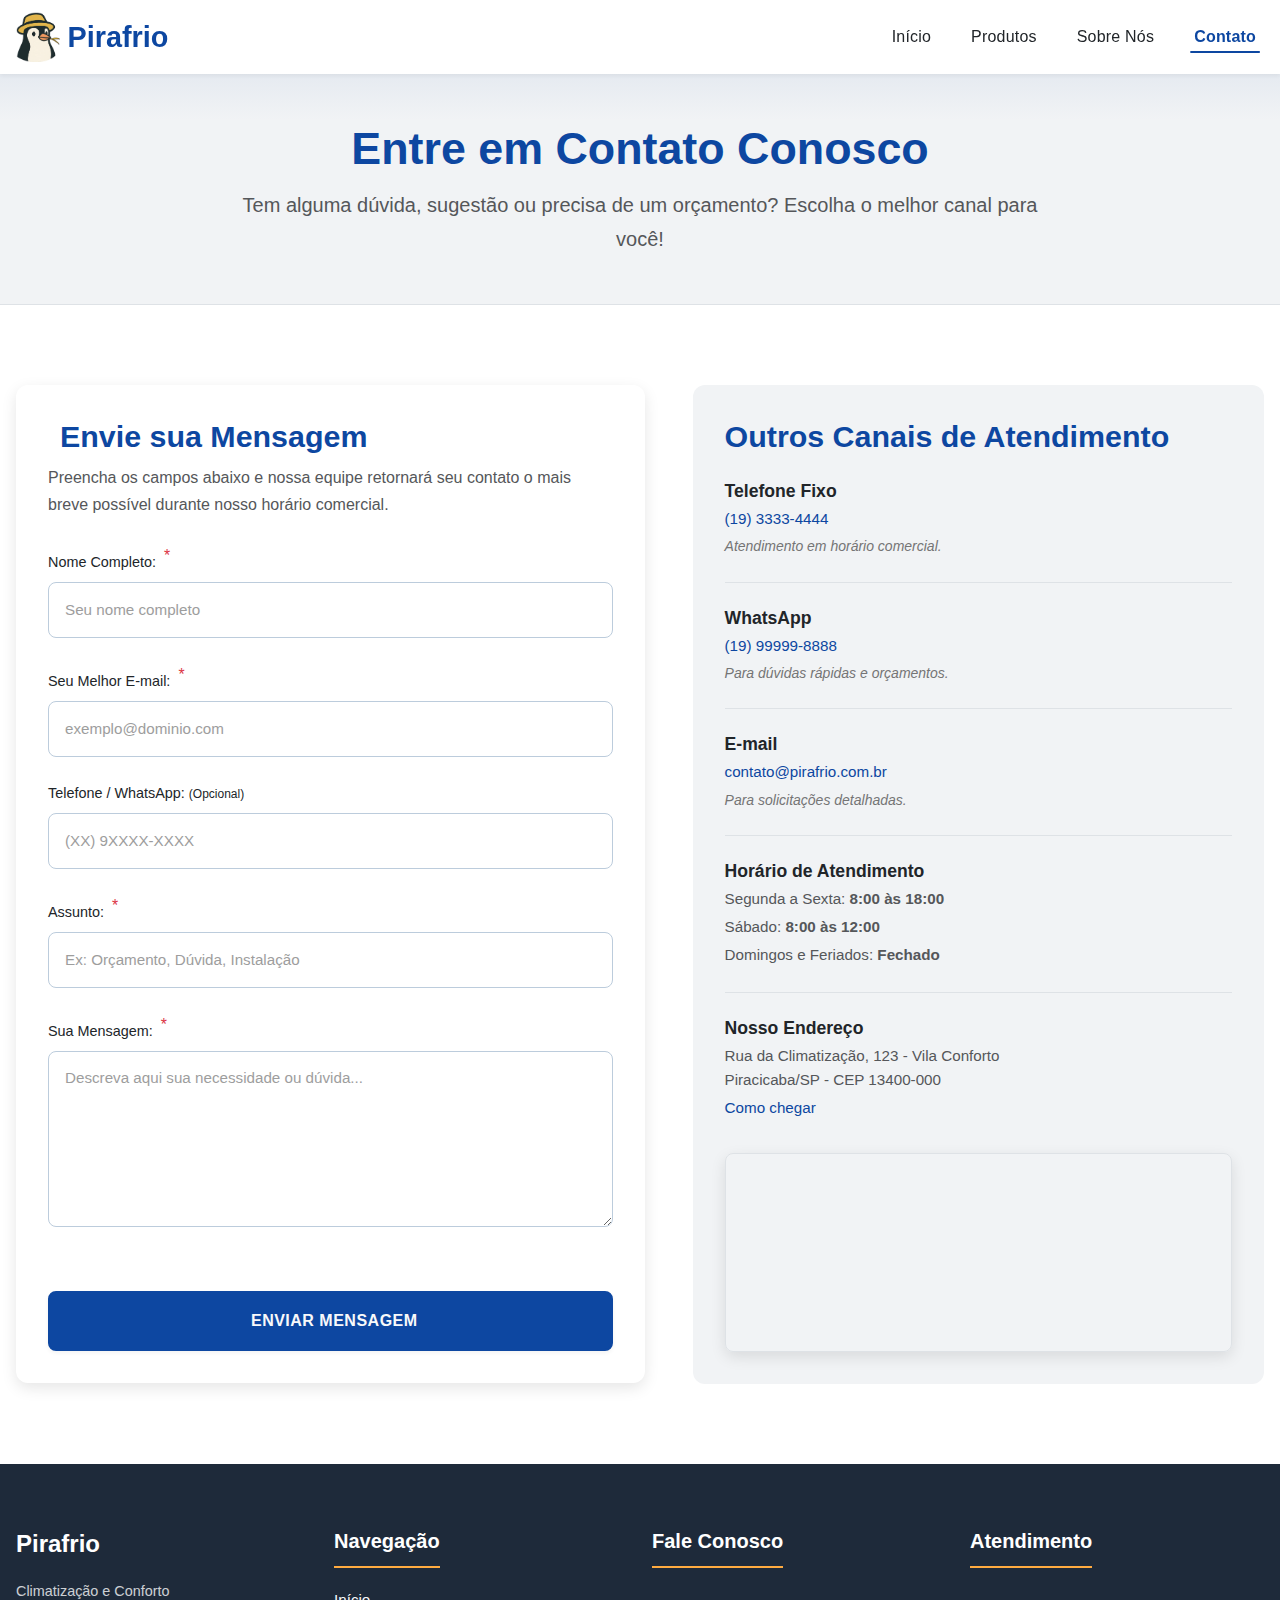
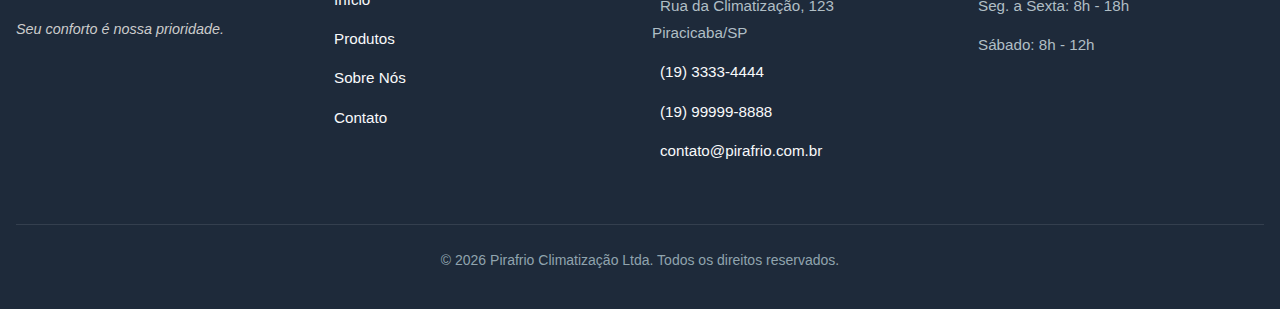
<file: contato.html>
<!DOCTYPE html>
<html lang="pt-BR">
<head>
    <meta charset="UTF-8">
    <meta name="viewport" content="width=device-width, initial-scale=1.0">
    <meta name="description" content="Entre em contato com a Pirafrio Climatização em Piracicaba. Fale conosco por telefone, WhatsApp, e-mail ou preencha nosso formulário. Solicite seu orçamento!">
    <meta name="keywords" content="contato pirafrio, telefone pirafrio, whatsapp ar condicionado, orçamento ar condicionado, piracicaba, climatização, endereço pirafrio">
    <link rel="canonical" href="URL_DO_SEU_SITE/contato.html"> <!-- >> URL REAL << -->

    <!-- Open Graph / Facebook -->
    <meta property="og:type" content="website">
    <meta property="og:url" content="URL_DO_SEU_SITE/contato.html">
    <meta property="og:title" content="Pirafrio Climatização - Contato e Orçamento">
    <meta property="og:description" content="Fale com a Pirafrio em Piracicaba! Use nossos canais de atendimento ou formulário para tirar dúvidas e solicitar orçamentos.">
    <meta property="og:image" content="URL_DO_SEU_SITE/images/pirafrio-social-share-contato.jpg"> <!-- IMAGEM PARA COMPARTILHAMENTO -->
    <meta property="og:locale" content="pt_BR">
    <meta property="og:site_name" content="Pirafrio Climatização">

    <!-- Twitter -->
    <meta name="twitter:card" content="summary_large_image">
    <meta name="twitter:url" content="URL_DO_SEU_SITE/contato.html">
    <meta property="twitter:title" content="Pirafrio Climatização - Contato e Orçamento">
    <meta property="twitter:description" content="Fale com a Pirafrio em Piracicaba! Use nossos canais de atendimento ou formulário para tirar dúvidas e solicitar orçamentos.">
    <meta property="twitter:image" content="URL_DO_SEU_SITE/images/pirafrio-social-share-contato.jpg">

    <title>Contato e Orçamento - Pirafrio Climatização | Piracicaba</title>

    <!-- Estrutura de CSS Separado -->
    <link rel="stylesheet" href="css/00-reset.css">
    <link rel="stylesheet" href="css/01-variables.css">
    <link rel="stylesheet" href="css/02-base.css">
    <link rel="stylesheet" href="css/03-layout.css">
    <link rel="stylesheet" href="css/04-components.css">
    <link rel="stylesheet" href="css/pages/contato.css"> <!-- CSS Específico da Página Contato -->
    <link rel="stylesheet" href="css/99-responsive.css"> <!-- CSS de Responsividade Global -->

    <link rel="stylesheet" href="https://cdnjs.cloudflare.com/ajax/libs/font-awesome/6.4.0/css/all.min.css" integrity="sha512-iecdLmaskl7CVkqkXNQ/ZH/XLlvWZOJyj7Yy7tcenmpD1ypASozpmT/E0iPtmFIB46ZmdtAc9eNBvH0H/ZpiBw==" crossorigin="anonymous" referrerpolicy="no-referrer" />
    <!-- <link rel="icon" href="images/favicon.ico"> -->
</head>
<body class="contato-page">
    <!-- ================= HEADER ================= -->
     <header class="main-header" id="main-header">
        <nav class="navbar container">
            <div class="logo">
                  <a href="index.html" title="Página Inicial da Pirafrio">
                    <img src="images/logo2.png" alt="Logo Pirafrio Climatização">
                    <span>Pirafrio</span>
                </a>
            </div>
            <ul class="nav-links">
                <li><a href="index.html">Início</a></li>
                <li><a href="produtos.html">Produtos</a></li>
                <li><a href="sobre.html">Sobre Nós</a></li>
                <li><a href="contato.html" class="active">Contato</a></li>
            </ul>
            <button class="mobile-menu-button" aria-label="Abrir menu" aria-expanded="false" aria-controls="mobile-nav-links">
                <i class="fas fa-bars icon-menu" aria-hidden="true"></i>
                <i class="fas fa-times icon-close" aria-hidden="true"></i>
            </button>
        </nav>
         <div class="mobile-nav-links" id="mobile-nav-links">
            <ul>
                 <li><a href="index.html">Início</a></li>
                <li><a href="produtos.html">Produtos</a></li>
                <li><a href="sobre.html">Sobre Nós</a></li>
                <li><a href="contato.html" class="active">Contato</a></li>
            </ul>
        </div>
    </header>
    <div class="body-overlay" id="body-overlay"></div>
    <!-- ================= END HEADER ================= -->

    <main>
        <section class="page-title section-padding bg-light">
             <div class="container">
                <h1>Entre em Contato Conosco</h1>
                 <p>Tem alguma dúvida, sugestão ou precisa de um orçamento? Escolha o melhor canal para você!</p>
            </div>
        </section>

        <section class="contact-page section-padding">
            <div class="container contact-grid">
                <div class="contact-form-container">
                    <h2><i class="fas fa-paper-plane"></i> Envie sua Mensagem</h2>
                    <p class="intro-form-text">Preencha os campos abaixo e nossa equipe retornará seu contato o mais breve possível durante nosso horário comercial.</p>

                    <!-- >> ATENÇÃO: SUBSTITUA 'YOUR_FORM_ID_HERE' NO ACTION PELO SEU ID DO FORMSPREE REAL << -->
                    <form id="contact-form" action="https://formspree.io/f/YOUR_FORM_ID_HERE" method="POST" novalidate>
                        <div class="form-group">
                            <label for="name">Nome Completo: <span class="required-asterisk" aria-hidden="true">*</span></label>
                            <input type="text" id="name" name="name" required aria-required="true" placeholder="Seu nome completo">
                        </div>
                        <div class="form-group">
                            <label for="email">Seu Melhor E-mail: <span class="required-asterisk" aria-hidden="true">*</span></label>
                            <input type="email" id="email" name="email" required aria-required="true" placeholder="exemplo@dominio.com">
                        </div>
                        <div class="form-group">
                            <label for="phone">Telefone / WhatsApp: <small>(Opcional)</small></label>
                            <input type="tel" id="phone" name="phone" placeholder="(XX) 9XXXX-XXXX">
                        </div>
                        <div class="form-group">
                            <label for="subject">Assunto: <span class="required-asterisk" aria-hidden="true">*</span></label>
                            <input type="text" id="subject" name="subject" required aria-required="true" placeholder="Ex: Orçamento, Dúvida, Instalação">
                        </div>
                        <div class="form-group">
                            <label for="message">Sua Mensagem: <span class="required-asterisk" aria-hidden="true">*</span></label>
                            <textarea id="message" name="message" rows="6" required aria-required="true" placeholder="Descreva aqui sua necessidade ou dúvida..."></textarea>
                        </div>
                         <input type="text" name="_gotcha" style="display:none !important"> <!-- Honeypot for Formspree -->
                         <div id="form-status" role="alert" aria-live="assertive"></div>
                         <button type="submit" class="button">
                            <i class="fas fa-paper-plane"></i> Enviar Mensagem
                         </button>
                    </form>
                </div>

                <div class="contact-info-container">
                    <h2><i class="fas fa-headset"></i> Outros Canais de Atendimento</h2>
                    <!-- >> SUBSTITUA TODOS OS DADOS REAIS << -->
                    <div class="contact-info-item">
                         <h3><i class="fas fa-phone-alt fa-fw" aria-hidden="true"></i> Telefone Fixo</h3>
                         <p><a href="tel:+551933334444" title="Ligar para Pirafrio">(19) 3333-4444</a></p>
                         <p class="contact-note">Atendimento em horário comercial.</p>
                    </div>
                    <div class="contact-info-item">
                         <h3><i class="fab fa-whatsapp fa-fw" aria-hidden="true"></i> WhatsApp</h3>
                        <p><a href="https://wa.me/5519999998888?text=Ol%C3%A1!%20Vim%20pelo%20site%20da%20Pirafrio." target="_blank" rel="noopener noreferrer" title="Chamar Pirafrio no WhatsApp">(19) 99999-8888</a></p>
                        <p class="contact-note">Para dúvidas rápidas e orçamentos.</p>
                    </div>
                    <div class="contact-info-item">
                        <h3><i class="fas fa-envelope-open-text fa-fw" aria-hidden="true"></i> E-mail</h3>
                        <p><a href="mailto:contato@pirafrio.com.br" title="Enviar e-mail para Pirafrio">contato@pirafrio.com.br</a></p>
                        <p class="contact-note">Para solicitações detalhadas.</p>
                    </div>
                     <div class="contact-info-item">
                         <h3><i class="fas fa-clock fa-fw" aria-hidden="true"></i> Horário de Atendimento</h3>
                         <p>Segunda a Sexta: <strong>8:00 às 18:00</strong></p>
                         <p>Sábado: <strong>8:00 às 12:00</strong></p>
                         <p>Domingos e Feriados: <strong>Fechado</strong></p>
                     </div>
                     <div class="contact-info-item">
                         <h3><i class="fas fa-map-marked-alt fa-fw" aria-hidden="true"></i> Nosso Endereço</h3>
                         <p>Rua da Climatização, 123 - Vila Conforto<br>
                            Piracicaba/SP - CEP 13400-000</p>
                         <p><a href="https://maps.app.goo.gl/EXAMPLE" target="_blank" rel="noopener noreferrer" title="Ver localização no Google Maps">Como chegar <i class="fas fa-external-link-alt fa-xs"></i></a></p>
                         <div class="map-container-full-width"> <!-- Nova classe para o container do mapa -->
        <!-- >> CÓDIGO EMBED DO GOOGLE MAPS REAL << -->
        <iframe
            src="https://www.google.com/maps/embed?pb=!1m18!1m12!1m3!1d3689.645951270287!2d-47.65215688450593!3d-22.72359588509966!2m3!1f0!2f0!3f0!3m2!1i1024!2i768!4f13.1!3m3!1m2!1s0x94c6318188597e7b%3A0x451485a59664af7f!2sPiracicaba%2C%20SP!5e0!3m2!1spt-BR!2sbr!4v1678886000000!5m2!1spt-BR!2sbr"
            width="100%"
            height="197"  
            style="border:0;"
            allowfullscreen=""
            loading="lazy"
            referrerpolicy="no-referrer-when-downgrade"
            title="Mapa mostrando a localização da Pirafrio Climatização em Piracicaba">
        </iframe>
    </div>

</div>
                </div>
            </div>
        </section>
    </main>

    <!-- ================= FOOTER ================= -->
    <footer class="main-footer section-padding">
        <div class="container">
            <div class="footer-content">
                 <div class="footer-section logo-footer"> <h3 style="border: none; margin-bottom: var(--spacing-xs);"><a href="index.html" style="color: var(--white-bg-color); text-decoration: none; font-size: 1.5rem;">Pirafrio</a></h3> <p style="color: var(--light-text-color); opacity: 0.8; font-size: 0.9rem;">Climatização e Conforto</p> <div style="margin-top: var(--spacing-sm);"> <p style="font-style: italic; color: #ccc; font-size: 0.9rem;">Seu conforto é nossa prioridade.</p> </div> </div>
                 <div class="footer-section links"> <h3>Navegação</h3> <ul> <li><a href="index.html">Início</a></li> <li><a href="produtos.html">Produtos</a></li> <li><a href="sobre.html">Sobre Nós</a></li> <li><a href="contato.html">Contato</a></li> </ul> </div>
                 <div class="footer-section contact-info">
                    <h3>Fale Conosco</h3>
                    <p><i class="fas fa-map-marker-alt fa-fw"></i> Rua da Climatização, 123<br>Piracicaba/SP</p>
                    <p><i class="fas fa-phone fa-fw"></i> <a href="tel:+551933334444">(19) 3333-4444</a></p>
                    <p><i class="fab fa-whatsapp fa-fw"></i> <a href="https://wa.me/5519999998888" target="_blank">(19) 99999-8888</a></p>
                    <p><i class="fas fa-envelope fa-fw"></i> <a href="mailto:contato@pirafrio.com.br">contato@pirafrio.com.br</a></p>
                </div>
                <div class="footer-section hours">
                    <h3>Atendimento</h3>
                    <p><i class="fas fa-clock fa-fw"></i> Seg. a Sexta: 8h - 18h</p>
                    <p><i class="fas fa-clock fa-fw"></i> Sábado: 8h - 12h</p>
                </div>
            </div>
            <div class="footer-bottom">
                 <p>© <span id="currentYear"></span> Pirafrio Climatização Ltda. Todos os direitos reservados.</p>
            </div>
        </div>
   </footer>
    <!-- ================= END FOOTER ================= -->

    <script src="js/script.js"></script>
</body>
</html>
</file>
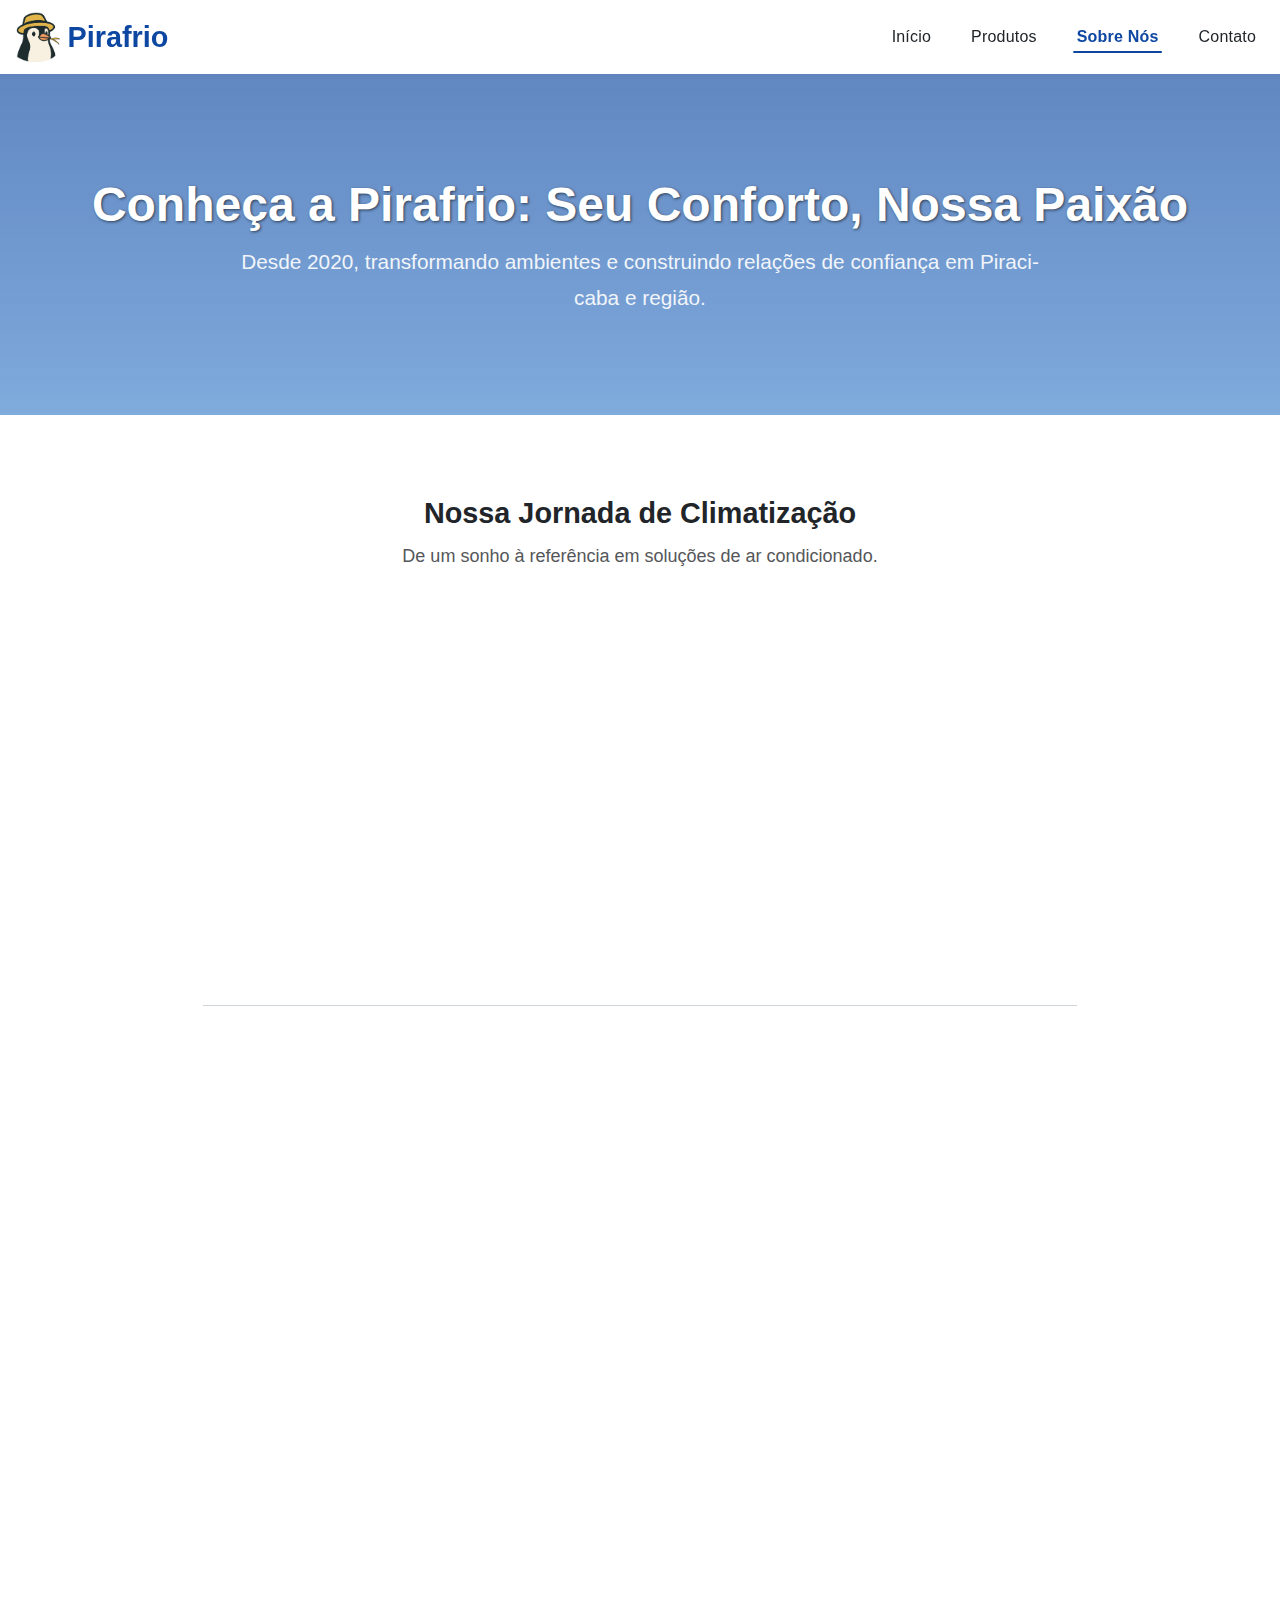
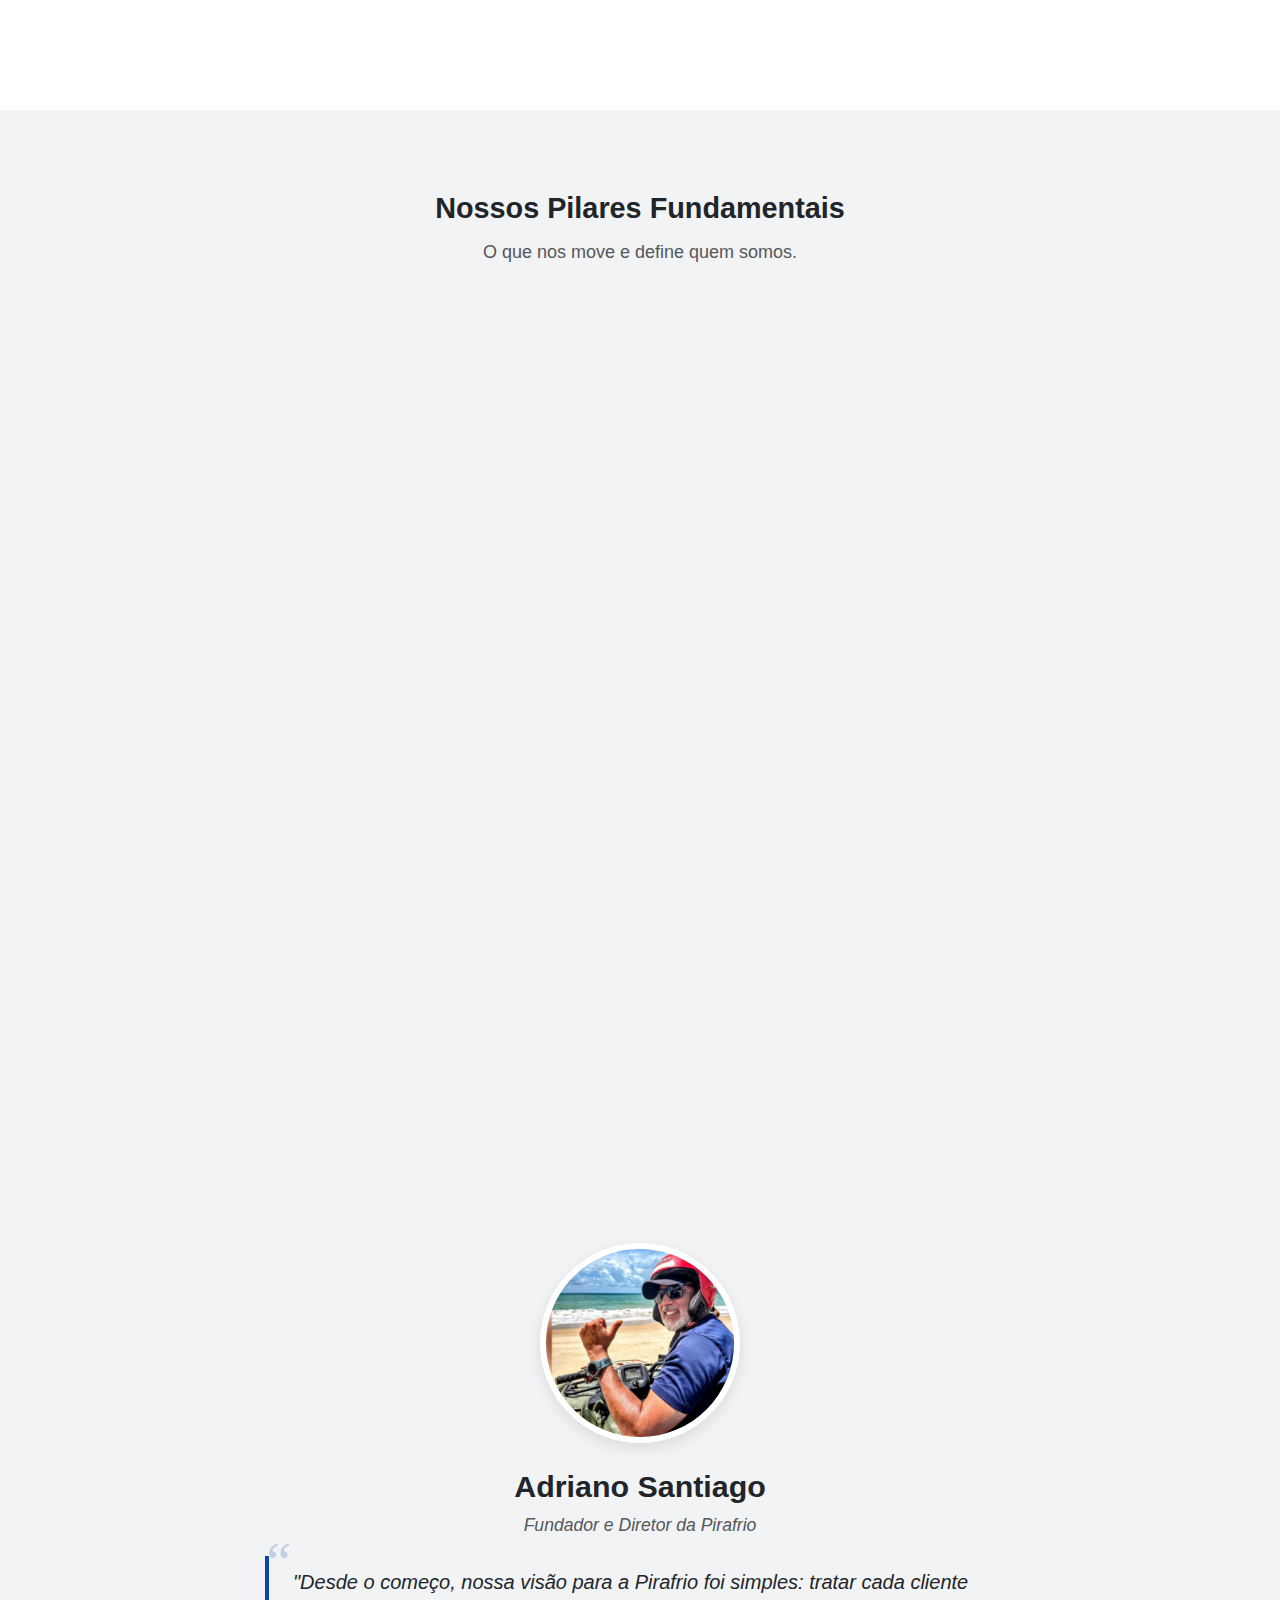
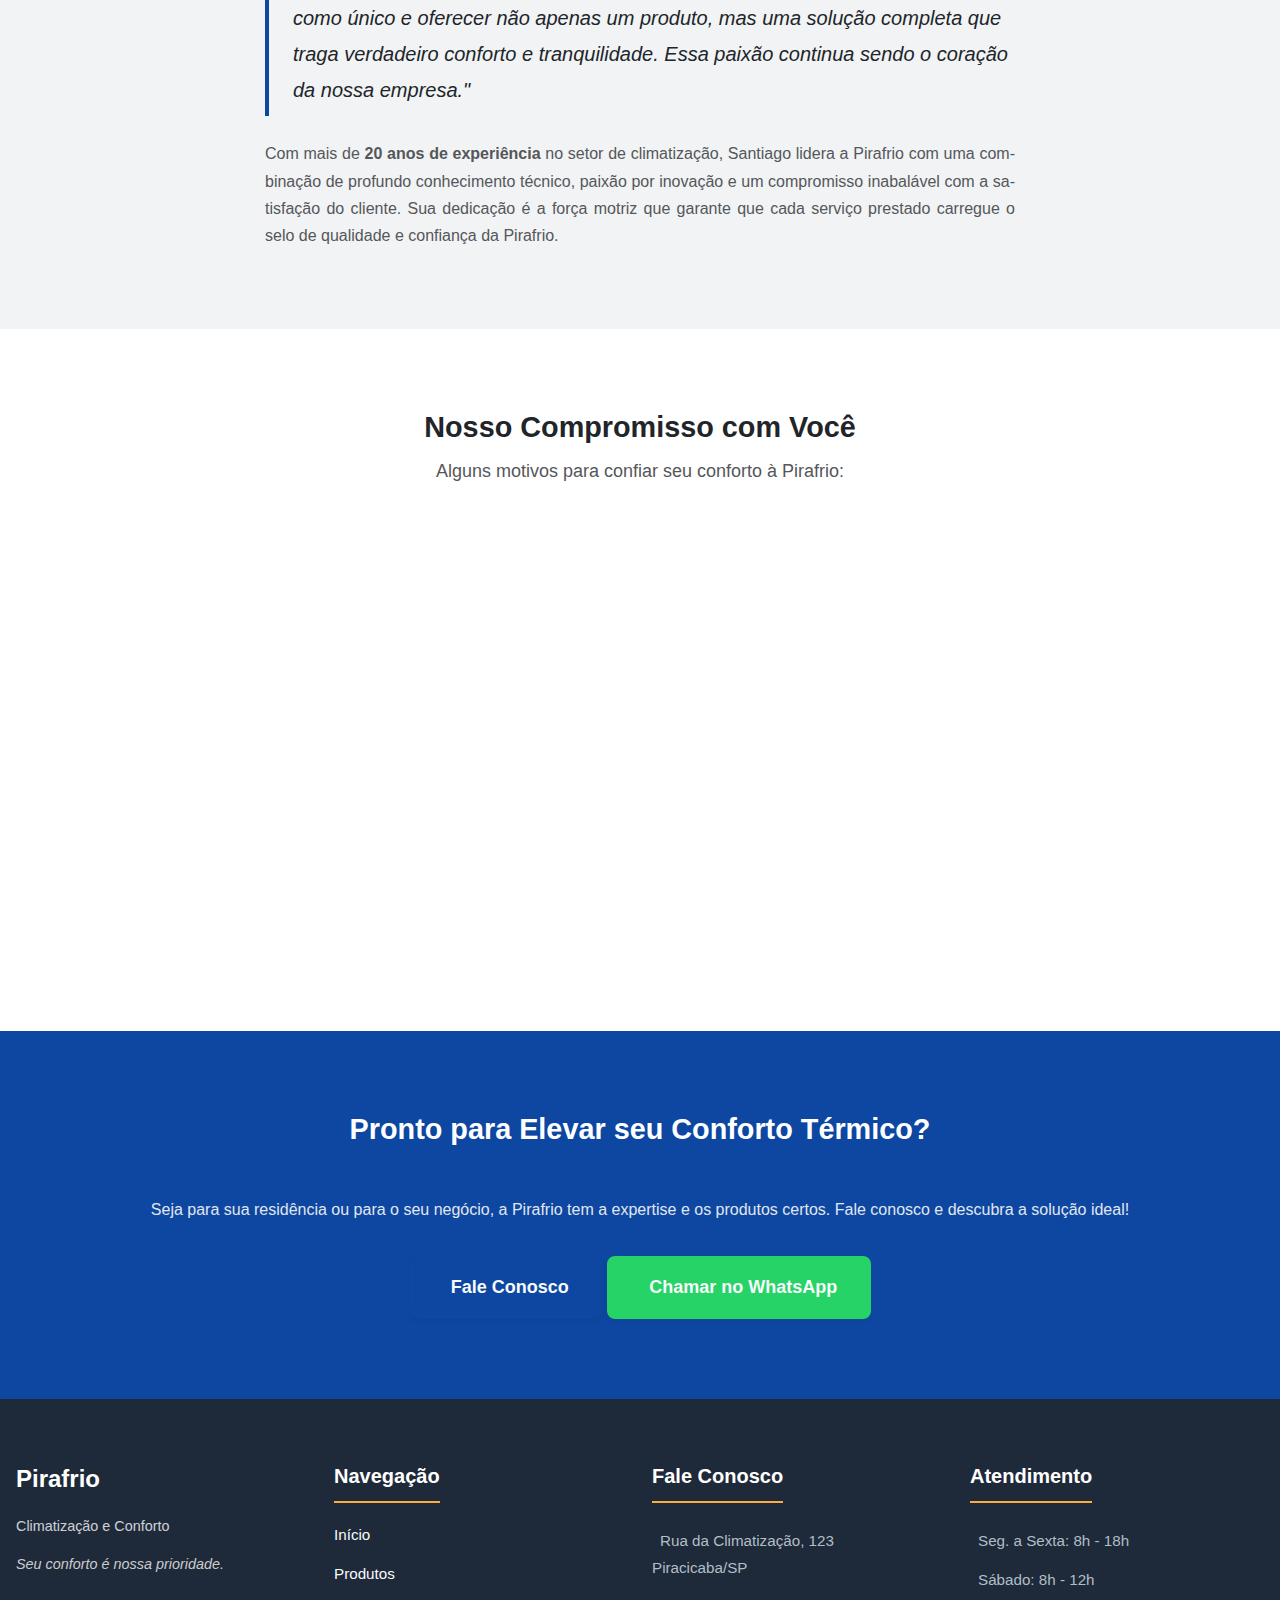
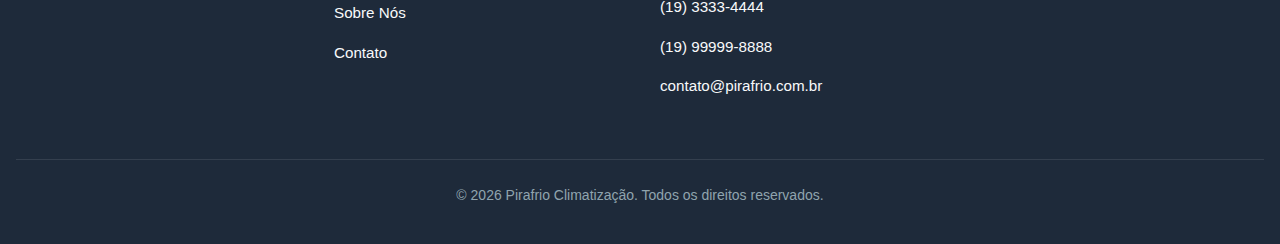
<file: sobre.html>
<!DOCTYPE html>
<html lang="pt-BR">
<head>
    <meta charset="UTF-8">
    <meta name="viewport" content="width=device-width, initial-scale=1.0">
    <meta name="description" content="Conheça a história, a missão e os valores da Pirafrio, sua especialista em climatização em Piracicaba. Dedicação, qualidade e foco no cliente.">
    <meta name="keywords" content="sobre pirafrio, história pirafrio, ar condicionado piracicaba, empresa climatização, valores pirafrio">
    <link rel="canonical" href="URL_DO_SEU_SITE/sobre.html"> <!-- >> URL REAL << -->

    <!-- Open Graph / Facebook -->
    <meta property="og:type" content="website">
    <meta property="og:url" content="URL_DO_SEU_SITE/sobre.html">
    <meta property="og:title" content="Sobre a Pirafrio Climatização - Nossa História e Compromisso">
    <meta property="og:description" content="A Pirafrio se dedica a oferecer as melhores soluções em ar condicionado em Piracicaba, com qualidade e atendimento especializado.">
    <meta property="og:image" content="URL_DO_SEU_SITE/images/pirafrio-social-share-sobre.jpg"> <!-- Imagem para compartilhamento -->
    <meta property="og:locale" content="pt_BR">
    <meta property="og:site_name" content="Pirafrio Climatização">

    <!-- Twitter -->
    <meta name="twitter:card" content="summary_large_image">
    <meta name="twitter:url" content="URL_DO_SEU_SITE/sobre.html">
    <meta property="twitter:title" content="Sobre a Pirafrio Climatização - Nossa História e Compromisso">
    <meta property="twitter:description" content="A Pirafrio se dedica a oferecer as melhores soluções em ar condicionado em Piracicaba, com qualidade e atendimento especializado.">
    <meta property="twitter:image" content="URL_DO_SEU_SITE/images/pirafrio-social-share-sobre.jpg">

    <title>Sobre Nós - Pirafrio Climatização | Tradição e Qualidade em Piracicaba</title>

    <!-- Estrutura de CSS Separado -->
    <link rel="stylesheet" href="css/00-reset.css">
    <link rel="stylesheet" href="css/01-variables.css">
    <link rel="stylesheet" href="css/02-base.css">
    <link rel="stylesheet" href="css/03-layout.css">
    <link rel="stylesheet" href="css/04-components.css">
    <link rel="stylesheet" href="css/pages/sobre.css"> <!-- CSS Específico da Página Sobre -->
    <link rel="stylesheet" href="css/99-responsive.css"> <!-- CSS de Responsividade Global -->

    <link rel="stylesheet" href="https://cdnjs.cloudflare.com/ajax/libs/font-awesome/6.4.0/css/all.min.css" integrity="sha512-iecdLmaskl7CVkqkXNQ/ZH/XLlvWZOJyj7Yy7tcenmpD1ypASozpmT/E0iPtmFIB46ZmdtAc9eNBvH0H/ZpiBw==" crossorigin="anonymous" referrerpolicy="no-referrer" />
    <!-- <link rel="icon" href="images/favicon.ico"> -->
</head>
<body class="sobre-page">
    <!-- ================= HEADER ================= -->
    <header class="main-header" id="main-header">
        <nav class="navbar container">
             <div class="logo">
                  <a href="index.html" title="Página Inicial da Pirafrio">
                    <img src="images/logo2.png" alt="Logo Pirafrio Climatização">
                    <span>Pirafrio</span>
                </a>
             </div>
             <ul class="nav-links">
                 <li><a href="index.html">Início</a></li>
                 <li><a href="produtos.html">Produtos</a></li>
                 <li><a href="sobre.html" class="active">Sobre Nós</a></li>
                 <li><a href="contato.html">Contato</a></li>
             </ul>
            <button class="mobile-menu-button" aria-label="Abrir menu" aria-expanded="false" aria-controls="mobile-nav-links">
                <i class="fas fa-bars icon-menu" aria-hidden="true"></i>
                <i class="fas fa-times icon-close" aria-hidden="true"></i>
            </button>
        </nav>
         <div class="mobile-nav-links" id="mobile-nav-links">
            <ul>
                 <li><a href="index.html">Início</a></li>
                <li><a href="produtos.html">Produtos</a></li>
                <li><a href="sobre.html" class="active">Sobre Nós</a></li>
                <li><a href="contato.html">Contato</a></li>
            </ul>
        </div>
    </header>
    <div class="body-overlay" id="body-overlay"></div>
    <!-- ================= END HEADER ================= -->

    <main>
        <!-- Hero da Página Sobre -->
        <section class="about-hero">
            <!-- >> SUBSTITUA CONTEÚDO REAL << -->
            <h1>Conheça a Pirafrio: Seu Conforto, Nossa Paixão</h1>
            <p>Desde 2020, transformando ambientes e construindo relações de confiança em Piracicaba e região.</p>
        </section>

        <!-- Nossa História e Evolução -->
        <section class="story-commitment section-padding">
            <div class="container">
                <div class="text-center">
                     <h2 class="section-title">Nossa Jornada de Climatização</h2>
                     <p class="lead">De um sonho à referência em soluções de ar condicionado.</p>
                </div>

                <!-- Bloco 1: Fundação -->
                <div class="history-section">
                    <div class="history-image">
                        <img src="images/fundacao.png" alt="Representação da fundação da Pirafrio" loading="lazy">
                    </div>
                    <article class="history-text">
                        <!-- >> SUBSTITUA CONTEÚDO REAL << -->
                        <h3>O Início de Tudo (2020)</h3>
                        <p>Fundada em <strong>2020</strong> por <strong>Santiago</strong>, um apaixonado por tecnologia e conforto com mais de <strong>20 anos de vivência</strong> no setor, a Pirafrio surgiu com uma visão clara: ir além da simples venda de equipamentos. Nosso objetivo sempre foi oferecer soluções completas e personalizadas de climatização.</p>
                        <p>Em um mercado competitivo, percebemos a necessidade de um atendimento que combinasse profundo conhecimento técnico com uma genuína preocupação em entender e resolver as necessidades de cada cliente, fosse ele residencial ou comercial.</p>
                    </article>
                </div>

                <hr style="margin: var(--spacing-xxxl) auto; border-color: var(--border-color-darker); width: 70%;">

                <!-- Bloco 2: Crescimento e Valores -->
                <div class="history-section reverse">
                    <div class="history-image">
                        <img src="images/equipe.png" alt="Equipe Pirafrio ou um projeto de destaque" loading="lazy">
                    </div>
                    <article class="history-text">
                         <!-- >> SUBSTITUA CONTEÚDO REAL << -->
                        <h3>Consolidação e Compromisso com a Excelência</h3>
                        <p>Com dedicação e trabalho árduo, a Pirafrio rapidamente se destacou pela qualidade dos serviços prestados e pela parceria com as melhores marcas do mercado. Expandimos nossa atuação, sempre mantendo o foco na capacitação contínua de nossa equipe e na incorporação das mais recentes tecnologias em climatização.</p>
                        <p>Construímos mais do que uma carteira de clientes; formamos relacionamentos duradouros, baseados na confiança e na transparência. Cada projeto bem-sucedido e cada cliente satisfeito nos impulsiona a buscar ainda mais aprimoramento.</p>
                        <ul class="history-timeline">
                            <li class="timeline-event"><strong>2021:</strong> Abertura da primeira loja física e ampliação do estoque.</li>
                            <li class="timeline-event"><strong>2022:</strong> Parceria estratégica com as principais marcas do mercado.</li>
                            <li class="timeline-event"><strong>2023:</strong> Lançamento de novos serviços de manutenção programada.</li>
                        </ul>
                    </article>
                </div>
            </div>
        </section>

        <!-- Missão, Visão e Valores -->
        <section class="mvv-highlight section-padding bg-light">
            <div class="container">
                <div class="text-center">
                     <h2 class="section-title">Nossos Pilares Fundamentais</h2>
                     <p class="lead">O que nos move e define quem somos.</p>
                </div>
                <div class="mission-vision-values">
                    <div class="mvv-card">
                        <i class="fas fa-bullseye fa-fw"></i>
                        <h3>Missão</h3>
                        <p>Proporcionar conforto e bem-estar através de soluções de climatização eficientes, inovadoras e acessíveis, superando as expectativas dos clientes com produtos de qualidade, serviços especializados e atendimento ético e personalizado.</p>
                    </div>
                    <div class="mvv-card">
                        <i class="fas fa-binoculars fa-fw"></i>
                        <h3>Visão</h3>
                        <p>Ser a empresa líder e referência em climatização na região de Piracicaba, reconhecida pela excelência, confiabilidade e por ser a primeira escolha de clientes e parceiros que buscam qualidade, inovação e profissionalismo no setor.</p>
                    </div>
                    <div class="mvv-card">
                        <i class="fas fa-gem fa-fw"></i>
                        <h3>Valores</h3>
                        <!-- Aqui está a lista ul com a classe .valores-lista -->
                        <ul class="valores-lista-debug">
                            <li><i class="fas fa-check-circle"></i> Qualidade Superior em Produtos e Serviços.</li>
                            <li><i class="fas fa-users"></i> Foco Total nas Necessidades do Cliente.</li>
                            <li><i class="fas fa-handshake"></i> Ética e Transparência em todas as Ações.</li>
                            <li><i class="fas fa-tools"></i> Expertise Técnica e Atualização Constante.</li>
                            <li><i class="fas fa-leaf"></i> Compromisso com Soluções Eficientes e Sustentáveis.</li>
                            <li><i class="fas fa-shield-alt"></i> Confiança e Segurança em cada Atendimento.</li>
                        </ul>
                    </div>
                </div>
            </div>
        </section>

        <!-- Seção do Fundador -->
        <section class="founder-section section-padding">
            <div class="container">
                <img src="images/tio.jpg" alt="Adriano Santiago, fundador da Pirafrio" class="founder-image" loading="lazy">
                <h3>Adriano Santiago</h3>
                <span class="title">Fundador e Diretor da Pirafrio</span>
                <blockquote>"Desde o começo, nossa visão para a Pirafrio foi simples: tratar cada cliente como único e oferecer não apenas um produto, mas uma solução completa que traga verdadeiro conforto e tranquilidade. Essa paixão continua sendo o coração da nossa empresa."</blockquote>
                 <div class="founder-bio">
                    <p>Com mais de <strong>20 anos de experiência</strong> no setor de climatização, Santiago lidera a Pirafrio com uma combinação de profundo conhecimento técnico, paixão por inovação e um compromisso inabalável com a satisfação do cliente. Sua dedicação é a força motriz que garante que cada serviço prestado carregue o selo de qualidade e confiança da Pirafrio.</p>
                </div>
            </div>
        </section>

        <!-- Por que Escolher a Pirafrio (Revisitada) -->
        <section class="why-choose-us-about section-padding" style="background-color: var(--white-bg-color);">
             <div class="container">
                 <div class="text-center">
                     <h2 class="section-title">Nosso Compromisso com Você</h2>
                     <p class="lead">Alguns motivos para confiar seu conforto à Pirafrio:</p>
                 </div>
                <div class="why-us-revisited">
                    <article class="why-us-item">
                        <i class="fas fa-award" aria-hidden="true"></i>
                        <div>
                            <h4>Qualidade Assegurada</h4>
                            <p>Selecionamos rigorosamente as melhores marcas e produtos, assegurando durabilidade e performance superior.</p>
                        </div>
                    </article>
                    <article class="why-us-item">
                        <i class="fas fa-users-cog" aria-hidden="true"></i>
                        <div>
                            <h4>Equipe Especializada</h4>
                            <p>Nossos técnicos são experientes e passam por treinamentos constantes para instalações e manutenções precisas.</p>
                        </div>
                    </article>
                    <article class="why-us-item">
                        <i class="fas fa-comments" aria-hidden="true"></i>
                        <div>
                            <h4>Atendimento Consultivo</h4>
                            <p>Entendemos sua real necessidade para oferecer a solução ideal, com total transparência e respeito ao seu investimento.</p>
                        </div>
                    </article>
                    <article class="why-us-item">
                        <i class="fas fa-headset" aria-hidden="true"></i>
                        <div>
                            <h4>Suporte Integral</h4>
                            <p>Estamos aqui para ajudar em todas as etapas, desde a escolha do produto até o suporte pós-venda, garantindo sua tranquilidade.</p>
                        </div>
                    </article>
                </div>
            </div>
        </section>

        <!-- Chamada para Ação Final -->
        <section class="cta-contact section-padding" style="background-color: var(--primary-color); color: var(--light-text-color);">
             <div class="container text-center">
                <h2 class="section-title" style="color: var(--white-bg-color);">Pronto para Elevar seu Conforto Térmico?</h2>
                <p style="opacity: 0.9; margin-bottom: var(--spacing-xl);">Seja para sua residência ou para o seu negócio, a Pirafrio tem a expertise e os produtos certos. Fale conosco e descubra a solução ideal!</p>
                <div class="button-group">
                    <a href="contato.html" class="button cta-contact-main">
                        <i class="fas fa-envelope"></i> Fale Conosco
                    </a>
                    <a href="https://wa.me/5519NUMEROSEUTIO?text=Ol%C3%A1!%20Vi%20a%20p%C3%A1gina%20Sobre%20da%20Pirafrio%20e%20gostaria%20de%20mais%20informa%C3%A7%C3%B5es." target="_blank" rel="noopener noreferrer" class="button cta-button-whatsapp">
                         <i class="fab fa-whatsapp"></i> Chamar no WhatsApp
                    </a>
                </div>
            </div>
        </section>
    </main>

    <!-- ================= FOOTER ================= -->
    <footer class="main-footer section-padding">
        <div class="container">
            <div class="footer-content">
                 <div class="footer-section logo-footer"> <h3 style="border: none; margin-bottom: var(--spacing-xs);"><a href="index.html" style="color: var(--white-bg-color); text-decoration: none; font-size: 1.5rem;">Pirafrio</a></h3> <p style="color: var(--light-text-color); opacity: 0.8; font-size: 0.9rem;">Climatização e Conforto</p> <div style="margin-top: var(--spacing-sm);"> <p style="font-style: italic; color: #ccc; font-size: 0.9rem;">Seu conforto é nossa prioridade.</p> </div> </div>
                 <div class="footer-section links"> <h3>Navegação</h3> <ul> <li><a href="index.html">Início</a></li> <li><a href="produtos.html">Produtos</a></li> <li><a href="sobre.html">Sobre Nós</a></li> <li><a href="contato.html">Contato</a></li> </ul> </div>
                 <div class="footer-section contact-info">
                    <h3>Fale Conosco</h3>
                    <p><i class="fas fa-map-marker-alt fa-fw"></i> Rua da Climatização, 123<br>Piracicaba/SP</p>
                    <p><i class="fas fa-phone fa-fw"></i> <a href="tel:+551933334444">(19) 3333-4444</a></p>
                    <p><i class="fab fa-whatsapp fa-fw"></i> <a href="https://wa.me/5519999998888" target="_blank">(19) 99999-8888</a></p>
                    <p><i class="fas fa-envelope fa-fw"></i> <a href="mailto:contato@pirafrio.com.br">contato@pirafrio.com.br</a></p>
                </div>
                <div class="footer-section hours">
                    <h3>Atendimento</h3>
                    <p><i class="fas fa-clock fa-fw"></i> Seg. a Sexta: 8h - 18h</p>
                    <p><i class="fas fa-clock fa-fw"></i> Sábado: 8h - 12h</p>
                </div>
            </div>
            <div class="footer-bottom">
                <p>© <span id="currentYear"></span> Pirafrio Climatização. Todos os direitos reservados.</p>
            </div>
        </div>
   </footer>
    <!-- ================= END FOOTER ================= -->

    <script src="js/script.js"></script>
</body>
</html>
</file>
<file: css/01-variables.css>
/* ============================ */
/* == 01 - CSS VARIABLES (ROOT) == */
/* ============================ */

:root {
    /* === Paleta de Cores Principal === */
    --primary-color: #0d47a1;
    --primary-color-rgb: 13, 71, 161; /* Para usar em rgba() */
    --secondary-color: #1565c0;
    --accent-color: #ffab40;

    /* === Fundos === */
    --light-bg-color: #f1f3f5;
    --white-bg-color: #ffffff;
    --footer-bg-color: #1e2a3a;
    --calculator-form-bg: #f8f9fa; /* Fundo um pouco diferente para o form da calculadora */

    /* === Textos === */
    --dark-text-color: #212529;
    --medium-text-color: #55575a;
    --light-text-color: #f8f9fa;
    --muted-text-color: #757575; /* Para textos de ajuda, placeholders */

    /* === Bordas === */
    --border-color: #dee2e6;
    --border-color-darker: #ced4da;
    --border-color-input: #bcccdc; /* Borda para inputs um pouco mais definida */

    /* === Cores de Feedback (Alertas, Mensagens) === */
    --success-color: #198754;
    --error-color: #dc3545;
    --info-color: #0dcaf0;
    --warning-color: #ffc107;

    --success-bg-color: #d1e7dd;
    --error-bg-color: #f8d7da;
    --info-bg-color: #cff4fc;
    --warning-bg-color: #fff3cd;

    --success-text-color: #0f5132;
    --error-text-color: #842029;
    --info-text-color: #055160;
    --warning-text-color: #664d03;

    /* === Tipografia === */
    --font-family-sans-serif: 'Roboto', 'Segoe UI', Tahoma, Geneva, Verdana, sans-serif;
    --font-family-monospace: SFMono-Regular, Menlo, Monaco, Consolas, "Liberation Mono", "Courier New", monospace;

    --font-size-base: 1rem;       /* (16px) */
    --font-size-sm: 0.875rem;   /* (14px) */
    --font-size-lg: 1.125rem;    /* (18px) */
    --font-size-xl: 1.25rem;    /* (20px) */

    --line-height-base: 1.7;
    --line-height-sm: 1.5;
    --line-height-lg: 1.8;
    --line-height-headings: 1.3; /* Para títulos */

    /* === Espaçamentos e Medidas === */
    --spacing-xxs: 0.25rem;  /* 4px */
    --spacing-xs: 0.5rem;   /* 8px */
    --spacing-sm: 0.75rem;  /* 12px */
    --spacing-md: 1rem;     /* 16px */
    --spacing-lg: 1.5rem;   /* 24px */
    --spacing-xl: 2rem;     /* 32px */
    --spacing-xxl: 3rem;    /* 48px */
    --spacing-xxxl: 4rem;   /* 64px */


    /* === Componentes e UI === */
    --border-radius-sm: 0.25rem;
    --border-radius: 0.5rem;    /* Antigo var(--border-radius) */
    --border-radius-lg: 0.75rem;
    --border-radius-pill: 50rem;

    --box-shadow-sm: 0 2px 4px rgba(0, 0, 0, 0.05);
    --box-shadow-md: 0 5px 15px rgba(0, 0, 0, 0.1); /* Antigo var(--box-shadow-light) / medium */
    --box-shadow-lg: 0 10px 30px rgba(0, 0, 0, 0.12);
    --box-shadow-inset: inset 0 2px 4px rgba(0, 0, 0, 0.06);

    --transition-speed-fast: 0.15s;
    --transition-speed-normal: 0.3s; /* Antigo var(--transition-speed) */
    --transition-speed-slow: 0.5s;

    /* === Outros === */
    --container-max-width: 1280px; /* Aumentado um pouco */
    --header-height-approx: 70px; /* Aproximado, depende do conteúdo do header */
    --filter-sidebar-width: 280px; /* Largura da sidebar de filtros */
}
</file>
<file: css/02-base.css>
/* ========================================= */
/* == 02 - BASE STYLES & GLOBAL UTILITIES == */
/* ========================================= */

/* --- Base HTML & Body --- 
html {
    /* scroll-behavior, font-size, line-height, -webkit-text-size-adjust já no 00-reset.css 
} */

body {
    font-family: var(--font-family-sans-serif);
    color: var(--dark-text-color);
    background-color: var(--white-bg-color);
    overflow-x: hidden; /* Previne scroll horizontal acidental */
    /* line-height e -webkit-font-smoothing já no 00-reset.css */
}

/* --- Links Globais --- */
a {
    color: var(--primary-color);
    text-decoration: none;
    transition: color var(--transition-speed-normal) ease, opacity var(--transition-speed-normal) ease;
}
a:hover,
a:focus { /* Agrupado hover e focus */
    color: var(--secondary-color);
    opacity: 0.85;
    /* text-decoration: underline; */ /* Opção de sublinhar no hover/focus */
}

/* --- Foco Visível Global --- */
/* :focus-visible já foi tratado globalmente no 00-reset.css ou aqui se precisar de especificidade */
*:focus-visible {
    outline: 2px solid var(--accent-color);
    outline-offset: 3px; /* Pouco mais de espaço */
    box-shadow: 0 0 0 3px rgba(var(--accent-color), 0.25); /* Efeito de "glow" */
    border-radius: var(--border-radius-sm);
}
*:focus:not(:focus-visible) { /* Remove o outline padrão se :focus-visible é aplicado */
  outline: none;
}


/* --- Títulos (Headings) --- */
h1, h2, h3, h4, h5, h6 {
    margin-top: 0; /* Garante que não há margem superior inesperada */
    margin-bottom: var(--spacing-md);
    font-weight: 700; /* Títulos mais fortes por padrão */
    line-height: var(--line-height-headings);
    color: var(--dark-text-color); /* Ajustado para cor mais escura por padrão */
    /* overflow-wrap e hyphens já no 00-reset.css */
}

h1 { font-size: clamp(2rem, 5vw, 2.8rem); margin-bottom: var(--spacing-lg);}
h2 { font-size: clamp(1.7rem, 4vw, 2.3rem); margin-bottom: var(--spacing-lg);}
h3 { font-size: clamp(1.4rem, 3.5vw, 1.8rem); }
h4 { font-size: clamp(1.2rem, 3vw, 1.5rem); }
h5 { font-size: clamp(1.1rem, 2.8vw, 1.25rem); }
h6 { font-size: var(--font-size-base); font-weight: 600;}


/* --- Parágrafos --- */
p {
    margin-top: 0; /* Garante que não há margem superior inesperada */
    margin-bottom: var(--spacing-md);
}

.lead { /* Parágrafo de destaque */
    font-size: clamp(1.05rem, 2.5vw, var(--font-size-lg)); /* Usa variável de tamanho */
    font-weight: 400;
    color: var(--medium-text-color);
    margin-bottom: var(--spacing-lg);
    line-height: var(--line-height-lg);
}

/* --- Blockquotes --- */
blockquote {
    margin: var(--spacing-md) 0 var(--spacing-md) var(--spacing-lg);
    padding: var(--spacing-sm) var(--spacing-md);
    border-left: 4px solid var(--border-color-darker); /* Borda mais escura */
    font-style: italic;
    color: var(--medium-text-color);
}
blockquote p:last-child { /* Remove margem do último parágrafo dentro do blockquote */
    margin-bottom: 0;
}

/* --- Elementos Horizontais (hr) --- */
hr {
  box-sizing: content-box;
  height: 0;
  overflow: visible;
  border: 0;
  border-top: 1px solid var(--border-color);
  margin: var(--spacing-lg) 0;
}

/* --- Códigos e Pré-formatados (Manter como estava) --- */
code,
kbd,
samp,
pre {
  font-family: var(--font-family-monospace);
  font-size: 0.9em;
}
pre {
  display: block;
  padding: var(--spacing-md);
  margin-top: 0;
  margin-bottom: var(--spacing-md);
  overflow: auto;
  background-color: var(--light-bg-color);
  border: 1px solid var(--border-color);
  border-radius: var(--border-radius-sm);
}

/* --- Classes Utilitárias Globais --- */
.container {
    width: 100%;
    max-width: var(--container-max-width);
    margin-left: auto;
    margin-right: auto;
    padding-left: var(--spacing-md);
    padding-right: var(--spacing-md);
}

.section-padding {
    padding-top: clamp(50px, 8vw, 80px);
    padding-bottom: clamp(50px, 8vw, 80px);
}

.bg-light {
    background-color: var(--light-bg-color);
}
.bg-dark {
    background-color: var(--footer-bg-color);
    color: var(--light-text-color);
}
.bg-dark h1, .bg-dark h2, .bg-dark h3, .bg-dark h4, .bg-dark h5, .bg-dark h6 {
    color: var(--white-bg-color);
}
.bg-dark a {
    color: var(--accent-color);
}
.bg-dark a:hover, .bg-dark a:focus {
    color: var(--light-text-color);
    text-decoration: underline; /* Underline para links em bg escuro */
}

.text-center { text-align: center; }
.text-left { text-align: left; }
.text-right { text-align: right; }

.section-title {
    text-align: center;
    margin-bottom: clamp(2rem, 5vw, var(--spacing-xxl)); /* Usando var de espaçamento */
    font-size: clamp(1.8rem, 5vw, var(--font-size-xl)); /* Ajuste de H2 global */
    font-weight: 700;
    color: var(--dark-text-color); /* Usa cor escura, mais legível */
    line-height: var(--line-height-headings);
}
.section-title.on-dark-bg { /* Título para seções com fundo escuro */
    color: var(--white-bg-color);
}

.hidden {
    display: none !important;
}

.visually-hidden { /* Reafirma do reset para uso fácil */
  clip: rect(0 0 0 0);
  clip-path: inset(50%);
  height: 1px;
  overflow: hidden;
  position: absolute;
  white-space: nowrap;
  width: 1px;
}

/* Estilos para .required-asterisk */
.required-asterisk {
    color: var(--error-color);
    font-weight: normal; /* Pode ser bold se preferir mais destaque */
    margin-left: var(--spacing-xxs);
    font-size: 1.1em;
    vertical-align: super; /* Deixa o asterisco um pouco acima */
}

/* Estilos para Font Awesome (ajustes se necessário) */
.fa-ul { /* Para listas com ícones do Font Awesome */
    margin-left: var(--spacing-lg); /* Ajuste para o ícone não ficar colado */
    padding-left: 0;
}
.fa-ul li {
    margin-bottom: var(--spacing-sm);
}

/* ===== ESTILIZAÇÃO DA SCROLLBAR ===== */
/* (Movido do 02-base.css anterior para cá) */

/* --- Para navegadores Webkit (Chrome, Safari, Edge, Opera) --- */
body::-webkit-scrollbar {
  width: 10px; /* Mais fina */
  height: 10px;
}
body::-webkit-scrollbar-track {
  background: #e9ecef; /* Tom de cinza bem claro, quase branco */
  border-radius: var(--border-radius-pill);
}
body::-webkit-scrollbar-thumb {
  background-color: var(--secondary-color); /* Cor primária sutil */
  border-radius: var(--border-radius-pill);
  border: 2px solid #e9ecef; /* Borda na cor da trilha */
}
body::-webkit-scrollbar-thumb:hover {
  background-color: var(--primary-color); /* Tom mais escuro no hover */
}

/* --- Para Firefox (versões 64+) --- */
html {
  scrollbar-width: thin;
  scrollbar-color: var(--secondary-color) #e9ecef;
}

/* ============================ */
/* == ANIMAÇÕES GLOBAIS ==      */
/* ============================ */

/* (As keyframes já estão no 00-reset.css, aqui as classes utilitárias) */
.animate-fadeIn {
    animation: fadeIn 0.7s ease-out forwards;
}
.animate-fadeInSlideUp {
    animation: fadeInSlideUp 0.7s ease-out forwards;
    opacity: 0; /* Para o forwards funcionar e o elemento não "piscar" */
}
.animate-fadeInSlideDown {
    animation: fadeInSlideDown 0.7s ease-out forwards;
    opacity: 0;
}
.animate-zoomIn {
    animation: zoomIn 0.5s ease-out forwards;
    opacity: 0;
}

@keyframes fadeIn {
  from { opacity: 0; }
  to { opacity: 1; }
}

@keyframes fadeInSlideUp {
    from {
        opacity: 0;
        transform: translateY(25px); /* Ou o valor que você preferir, ex: 20px */
    }
    to {
        opacity: 1;
        transform: translateY(0);
    }
}

@keyframes fadeInSlideDown {
    from { opacity: 0; transform: translateY(-25px); }
    to { opacity: 1; transform: translateY(0); }
}

@keyframes zoomIn {
    from { opacity: 0; transform: scale(0.9); }
    to { opacity: 1; transform: scale(1); }
}

/* As classes helper podem continuar aqui ou no 02-base.css se ainda não estiverem lá */
.animate-fadeIn { animation: fadeIn 0.7s ease-out forwards; }
.animate-fadeInSlideUp { animation: fadeInSlideUp 0.7s ease-out forwards; opacity: 0; }
.animate-fadeInSlideDown { animation: fadeInSlideDown 0.7s ease-out forwards; opacity: 0; }
.animate-zoomIn { animation: zoomIn 0.5s ease-out forwards; opacity: 0; }
</file>
<file: css/03-layout.css>
/* ========================================== */
/* == 03 - LAYOUT: HEADER, NAV, FOOTER, BTNS == */
/* ========================================== */

/* --- Header & Navegação Principal --- */
.main-header {
    background-color: var(--white-bg-color);
    box-shadow: var(--box-shadow-sm);
    position: sticky;
    top: 0;
    left: 0;
    width: 100%;
    z-index: 1000;
    transition: background-color var(--transition-speed-normal) ease,
                box-shadow var(--transition-speed-normal) ease,
                height var(--transition-speed-normal) ease; /* Transição para altura */
    /* A altura será definida mais pelo padding do .navbar e conteúdo */
    /* Removida altura fixa daqui, será determinada pelo conteúdo interno */
    display: flex;
    align-items: center;
}

.navbar {
    display: flex;
    justify-content: space-between;
    align-items: center;
    width: 100%;
    padding-top: var(--spacing-sm); /* Pode aumentar este padding */
    padding-bottom: var(--spacing-sm); /* Pode aumentar este padding */
                                    /* Ex: var(--spacing-md) para mais altura */
}

.logo a { /* O link <a> que envolve a imagem e o span */
    font-size: clamp(1.5rem, 4vw, 1.8rem); /* Tamanho do texto se ainda visível */
    font-weight: 700;
    color: var(--primary-color); /* Cor do texto, se visível */
    text-decoration: none;
    display: flex; /* Para alinhar imagem e texto lado a lado */
    align-items: center; /* Alinha verticalmente imagem e texto */
    gap: var(--spacing-xs); /* Espaço entre a imagem do logo e o texto "Pirafrio" */
    transition: opacity var(--transition-speed-fast) ease;
}
.logo a:hover,
.logo a:focus {
    opacity: 0.85;
}

.logo img { /* Estilo para a IMAGEM da logo */
    max-height: 50px; /* <<<<<<< AJUSTE ESTA ALTURA CONFORME NECESSÁRIO >>>>>>>> */
                      /* Ex: 40px, 50px, 60px. Isso vai influenciar a altura da navbar */
    width: auto;      /* Para manter a proporção */
    display: block;   /* Para remover qualquer espaço extra abaixo da imagem */
}

.logo span { /* Estilo para o TEXTO "Pirafrio" ao lado da logo */
    /* Se quiser esconder o texto e deixar só a imagem, adicione: */
    /* display: none; */

    /* Se quiser que o texto apareça apenas em telas maiores: */
    /* display: none; */ /* Esconde por padrão */
    /* @media (min-width: 480px) { display: inline; }  Mostra em telas maiores */
    line-height: 1; /* Ajuda no alinhamento vertical com a imagem */
}


.nav-links { /* Lista de links da navegação desktop */
    display: none; /* Escondido por padrão, visível em telas maiores via media query */
    align-items: center;
    gap: clamp(1rem, 2.5vw, 1.5rem); /* Espaçamento entre links */
}
@media (min-width: 769px) { /* Mostra links desktop a partir de ~769px */
    .nav-links {
        display: flex;
    }
}
.nav-links a {
    color: var(--dark-text-color);
    font-weight: 500;
    padding: var(--spacing-sm) var(--spacing-xs); /* Área de clique dos links */
    position: relative;
    text-decoration: none;
    font-size: var(--font-size-base); /* Ou --font-size-sm se preferir links menores */
    letter-spacing: 0.2px;
}
.nav-links a::after { /* Efeito de sublinhado no hover/ativo */
    content: '';
    position: absolute;
    bottom: calc(var(--spacing-sm) - 8px); /* Ajusta posição do sublinhado */
    left: 50%;
    transform: translateX(-50%);
    width: 0;
    height: 2.5px; /* Linha um pouco mais grossa */
    background-color: var(--primary-color);
    border-radius: 2px;
    transition: width var(--transition-speed-normal) ease;
}
.nav-links a:hover, /* Unificado hover e focus */
.nav-links a:focus-visible, /* Melhor usar focus-visible */
.nav-links a.active {
    color: var(--primary-color); /* Cor do link ao interagir/ativo */
}
.nav-links a:hover::after,
.nav-links a:focus-visible::after, /* Efeito underline também no focus-visible */
.nav-links a.active::after {
    width: calc(100% - var(--spacing-xs)); /* Sublinhado não encosta nas bordas do padding */
}
.nav-links a.active {
    font-weight: 600; /* Destaque para página ativa */
}

/* --- Seção Hero (Principal) --- */
.hero {
    /* >> SUBSTITUA PELA SUA IMAGEM DE FUNDO REAL << */
    background-image: linear-gradient(rgba(13, 71, 161, 0.75), rgba(21, 101, 192, 0.65)), url('../images/flocos\ de\ neve.jpeg');
    background-color: var(--primary-color); /* Fallback se imagem não carregar */
    background-size: cover;
    background-position: center center; /* Centraliza melhor a imagem */
    background-attachment: fixed;
    color: var(--light-text-color);
    text-align: center;
    padding: clamp(100px, 18vh, 160px) var(--spacing-md); /* Usa variável para padding lateral */

    display: flex;
    flex-direction: column;
    justify-content: center; /* Centraliza .hero-content verticalmente */
    align-items: center;   /* Centraliza .hero-content horizontalmente (para o bloco em si) */
    min-height: 60vh; /* Pode ajustar conforme gosto, 60vh a 70vh é comum */
    overflow: hidden; /* Para garantir que animações não causem scrollbars */
}

.hero-content {
    max-width: 800px; /* Largura máxima do bloco de texto */
    padding: var(--spacing-sm); /* Pequeno padding interno se necessário */
    
    opacity: 0; /* COMEÇA INVISÍVEL para a animação */
    transform: translateY(30px); /* COMEÇA UM POUCO ABAIXO para a animação */
    animation: fadeInSlideUp 1s ease-out 0.5s forwards;
    /* forwards: mantém o estado final da animação (opacity:1, transform: translateY(0)) */
    /* 0.5s: delay antes da animação começar */

    /* border: 1px dashed yellow; /* REMOVA QUANDO TUDO ESTIVER OK */
}

.hero-content h1 {
    font-size: clamp(2rem, 5.5vw, 3.5rem); /* Ajustado para caber melhor em telas menores */
    margin-bottom: var(--spacing-sm); /* Menos espaço antes do parágrafo */
    color: var(--white-bg-color);
    font-weight: 700;
    text-shadow: 1px 1px 5px rgba(0,0,0,0.5); /* Sombra um pouco mais sutil */
    line-height: 1.25;
}

.hero-content p {
    font-size: clamp(1.05rem, 2.8vw, 1.3rem); /* Parágrafo um pouco menor */
    margin-bottom: var(--spacing-lg); /* Espaço antes do botão */
    max-width: 680px; /* Parágrafo mais contido */
    margin-left: auto;
    margin-right: auto;
    opacity: 0.95;
    line-height: 1.6;
}

.hero-content h1 .no-break {
    white-space: nowrap;
    /* display: inline-block;  Pode ser necessário se nowrap não for suficiente,
                               mas geralmente nowrap em um span inline funciona. */
}

/* Botão dentro do Hero */
.hero .button.cta-button { /* Seletor mais específico */
    background-color: var(--accent-color);
    color: var(--dark-text-color) !important; /* Cor do texto do botão no Hero */
    padding: var(--spacing-md) var(--spacing-xl); /* Padding maior para botão destaque */
    font-size: clamp(1rem, 2.5vw, 1.15rem); /* Tamanho do texto do botão */
    font-weight: 600;
    box-shadow: var(--box-shadow-md); /* Sombra mais proeminente */
    border: none; /* Garante sem borda */
}
.hero .button.cta-button:hover,
.hero .button.cta-button:focus-visible { /* Usar focus-visible */
     background-color: #ff9c1a; /* Laranja mais escuro (variação de accent) */
     color: var(--dark-text-color) !important;
     transform: translateY(-3px) scale(1.02); /* Efeito de elevação no hover */
     box-shadow: var(--box-shadow-lg); /* Sombra maior no hover */
}
.hero .button.cta-button i {
    font-size: 1em; /* Ícone do mesmo tamanho do texto */
    /* margin-right já vem do .button global (gap) */
}

/* --- Navegação Mobile --- */
.mobile-menu-button {
    display: flex; /* Visível por padrão, escondido em desktop via media query abaixo */
    align-items: center;
    justify-content: center;
    background: none;
    border: none;
    font-size: 1.7rem; /* Tamanho do ícone hamburger */
    color: var(--dark-text-color);
    padding: var(--spacing-sm);
    line-height: 1;
    z-index: 1006; /* Acima do overlay e menu */
    position: relative;
    cursor: pointer;
}
@media (min-width: 769px) { /* Esconde botão hamburger em telas maiores */
    .mobile-menu-button {
        display: none;
    }
}
.mobile-menu-button .icon-menu,
.mobile-menu-button .icon-close { /* Para trocar ícones */
    transition: transform 0.3s ease-in-out, opacity 0.2s ease-in-out;
    display: block; /* Evita "pulos" ao trocar ícones */
}
.mobile-menu-button .icon-close {
    display: none; /* Começa escondido */
}
.mobile-menu-button.open .icon-menu { /* Quando menu aberto, esconde hamburger */
    transform: rotate(45deg);
    opacity: 0;
    display: none;
}
.mobile-menu-button.open .icon-close { /* Quando menu aberto, mostra X */
    display: block;
    transform: rotate(0deg);
    opacity: 1;
}

.mobile-nav-links {
    display: block; /* Ou flex para layout interno se necessário */
    position: fixed;
    top: 0;
    left: -100%; /* Começa totalmente fora da tela à esquerda */
    width: min(80vw, 300px); /* Largura do menu (80% da tela, max 300px) */
    height: 100vh;
    background-color: var(--white-bg-color);
    box-shadow: 2px 0 10px rgba(0,0,0,0.1);
    z-index: 1001; /* Abaixo do botão de fechar mas acima do overlay */
    overflow-y: auto; /* Scroll se links não couberem */
    padding-top: calc(var(--header-height-approx) + var(--spacing-sm)); /* Espaço para o header não sobrepor */
    transition: left var(--transition-speed-slow) cubic-bezier(0.23, 1, 0.32, 1); /* Efeito ease-out-expo */
}
.mobile-nav-links.active {
    left: 0; /* Menu desliza para dentro */
}
.mobile-nav-links ul {
    margin: 0;
    padding: var(--spacing-md) 0; /* Padding vertical interno */
}
.mobile-nav-links li {
    text-align: left;
}
.mobile-nav-links a {
    display: block;
    padding: var(--spacing-md) var(--spacing-lg);
    color: var(--dark-text-color);
    text-decoration: none;
    font-size: var(--font-size-lg); /* Links maiores no mobile */
    font-weight: 500;
    border-bottom: 1px solid var(--light-bg-color);
    transition: background-color var(--transition-speed-normal) ease, color var(--transition-speed-normal) ease;
}
.mobile-nav-links li:first-child a {
    border-top: 1px solid var(--light-bg-color); /* Borda superior no primeiro item */
}
.mobile-nav-links li:last-child a {
    border-bottom: none; /* Opcional remover a última borda */
}
.mobile-nav-links a:hover,
.mobile-nav-links a:focus-visible, /* Usar focus-visible */
.mobile-nav-links a.active {
    background-color: var(--primary-color);
    color: var(--white-bg-color);
    font-weight: 600;
}

/* Overlay para escurecer o fundo quando o menu mobile está aberto */
.body-overlay {
    display: none;
    position: fixed;
    top: 0;
    left: 0;
    width: 100%;
    height: 100%;
    background-color: rgba(0, 0, 0, 0.6); /* Mais escuro */
    z-index: 100; /* Abaixo do menu, acima do conteúdo da página */
    opacity: 0;
    transition: opacity var(--transition-speed-slow) ease;
}
.body-overlay.active {
    display: block;
    opacity: 1;
}


/* --- Botões Globais --- */
.button,
.cta-button {
    display: inline-flex;
    align-items: center;
    justify-content: center;
    gap: var(--spacing-xs); /* Espaço entre ícone e texto do botão */
    background-color: var(--primary-color);
    color: var(--light-text-color) !important; /* Garante cor do texto */
    padding: var(--spacing-sm) var(--spacing-lg); /* Padding Padrão */
    border: 2px solid var(--primary-color); /* Borda na mesma cor do fundo */
    border-radius: var(--border-radius);
    font-weight: 600;
    text-align: center;
    cursor: pointer;
    text-decoration: none;
    white-space: nowrap; /* Impede que o texto do botão quebre linha */
    transition: background-color var(--transition-speed-normal) ease,
                transform var(--transition-speed-fast) ease, /* Transform mais rápido */
                box-shadow var(--transition-speed-normal) ease,
                border-color var(--transition-speed-normal) ease,
                color var(--transition-speed-normal) ease;
    box-shadow: var(--box-shadow-sm);
    line-height: 1.5;
    font-size: var(--font-size-base);
}
.button:hover,
.cta-button:hover,
.button:focus-visible, /* Foco para acessibilidade */
.cta-button:focus-visible {
    background-color: var(--secondary-color);
    border-color: var(--secondary-color);
    color: var(--light-text-color) !important;
    transform: translateY(-2px); /* Leve elevação */
    box-shadow: var(--box-shadow-md);
    text-decoration: none;
    opacity: 1; /* Garante opacidade no hover se for link */
}
.button:active, /* Quando o botão está sendo pressionado */
.cta-button:active {
    transform: translateY(0px); /* Volta para posição original */
    box-shadow: var(--box-shadow-sm);
}
.button i,
.cta-button i {
    line-height: 1;
    font-size: 0.95em; /* Ícone ligeiramente menor que o texto */
}

/* Botão Estilo Secundário/Outline */
.button-outline {
    background-color: transparent;
    border-color: var(--primary-color);
    color: var(--primary-color) !important;
}
.button-outline:hover,
.button-outline:focus-visible {
    background-color: var(--primary-color);
    color: var(--white-bg-color) !important;
}

/* Botão CTA WhatsApp */
.cta-button-whatsapp {
    background-color: #25D366;
    border-color: #25D366;
}
.cta-button-whatsapp:hover,
.cta-button-whatsapp:focus-visible {
    background-color: #1DAE54;
    border-color: #1DAE54;
}

/* Modificadores de Tamanho de Botão (Opcional) */
.button-sm {
    padding: var(--spacing-xs) var(--spacing-md);
    font-size: var(--font-size-sm);
}
.button-lg {
    padding: var(--spacing-md) var(--spacing-xl);
    font-size: var(--font-size-lg);
}


/* --- Rodapé (Footer) --- */
.main-footer {
    background-color: var(--footer-bg-color);
    color: var(--light-text-color);
    padding-top: clamp(50px, 8vw, var(--spacing-xxxl)); /* Mais padding superior */
    padding-bottom: clamp(30px, 5vw, var(--spacing-xl)); /* Padding inferior */
}
.footer-content { /* Usa .container que tem max-width e padding lateral */
    display: grid;
    grid-template-columns: repeat(auto-fit, minmax(260px, 1fr)); /* Ajuste no minmax */
    gap: var(--spacing-xl) var(--spacing-lg); /* gap-row gap-column */
}
.footer-section {
    margin-bottom: var(--spacing-md);
}
.footer-section h3 {
    font-size: 1.25rem; /* Títulos do footer pouco maiores */
    margin-bottom: var(--spacing-lg);
    color: var(--white-bg-color);
    font-weight: 600;
    padding-bottom: var(--spacing-sm);
    border-bottom: 2px solid var(--accent-color);
    display: inline-block;
}
.footer-section p,
.footer-section ul li {
    margin-bottom: var(--spacing-sm); /* Menos espaço entre itens de texto/lista */
    font-size: 0.95rem;
    color: #b0bec5;
    line-height: 1.8;
}
.footer-section ul {
    margin-top: calc(var(--spacing-lg) * -0.25); /* Ajuste fino para alinhar com parágrafos se houver */
}
.footer-section a {
    color: var(--light-text-color);
    text-decoration: none;
}
.footer-section a:hover,
.footer-section a:focus-visible {
    color: var(--accent-color);
    text-decoration: underline;
    opacity: 1;
}
.footer-section i.fa-fw { /* Ícones com largura fixa (Font Awesome .fa-fw) */
    width: 1.28571429em; /* Padrão Font Awesome */
    text-align: center;
    margin-right: var(--spacing-xs);
    color: var(--accent-color);
}
/* Se não usar .fa-fw, usar um estilo mais genérico para ícones no footer */
.footer-section > p > i, .footer-section li > i {
     margin-right: var(--spacing-sm);
     color: var(--accent-color);
     width: 20px; /* Para alinhar texto */
     text-align: center;
}

.footer-bottom {
    text-align: center;
    margin-top: var(--spacing-xl);
    padding-top: var(--spacing-lg);
    border-top: 1px solid rgba(255, 255, 255, 0.1); /* Linha separadora mais sutil */
    font-size: var(--font-size-sm);
    color: #90a4ae;
}
.footer-bottom p {
    margin-bottom: var(--spacing-xxs);
}
.footer-bottom a {
    color: var(--accent-color);
    font-weight: 500;
}
.footer-bottom a:hover,
.footer-bottom a:focus-visible {
    color: var(--white-bg-color);
    text-decoration: underline;
}
.social-icons {
    margin-top: var(--spacing-md);
    display: flex;
    gap: var(--spacing-md);
    justify-content: flex-start; /* Padrão */
}
/* Se quiser centralizar os ícones na coluna do logo no footer */
.footer-section.logo-footer .social-icons {
    justify-content: center;
}
.social-icons a {
    color: var(--light-text-color);
    font-size: 1.6rem; /* Ícones sociais maiores */
    transition: color var(--transition-speed-normal) ease, transform var(--transition-speed-fast) ease;
    display: inline-block;
}
.social-icons a:hover,
.social-icons a:focus-visible {
    color: var(--accent-color);
    transform: scale(1.2) translateY(-2px); /* Efeito mais pronunciado */
    opacity: 1;
    text-decoration: none;
}
</file>
<file: css/04-components.css>
/* ===================================== */
/* == 04 - COMPONENTES REUTILIZÁVEIS  == */
/* ===================================== */

/* --- Componente: Título de Página Padrão (.page-title) --- */
/* Usado em Sobre, Produtos, Contato */
.page-title {
    background-color: var(--light-bg-color);
    text-align: center;
    padding: clamp(40px, 7vw, var(--spacing-xxl)) var(--spacing-md);
    border-bottom: 1px solid var(--border-color);
}
.page-title h1 {
    color: var(--primary-color);
    margin-bottom: var(--spacing-sm);
    font-size: clamp(1.8rem, 5vw, 2.8rem);
    font-weight: 700;
    line-height: 1.2;
}
.page-title p {
    color: var(--medium-text-color);
    font-size: clamp(1rem, 3vw, 1.25rem);
    max-width: 700px;
    margin-left: auto;
    margin-right: auto;
    margin-bottom: 0;
    font-weight: 400;
}

/* --- Grid para Componentes de Feature/Diferencial --- */
.features-grid { /* Usado na Home para os diferenciais e na Sobre para Why Us Revisited */
    display: grid;
    grid-template-columns: repeat(auto-fit, minmax(260px, 1fr)); /* Ajustado o minmax um pouco */
    gap: var(--spacing-xl);
    max-width: 1150px; /* Um pouco maior para 4 colunas */
    margin-left: auto;
    margin-right: auto;
}

/* --- Componente: Card de Diferencial/Feature (.feature-item) --- */
.feature-item {
    background-color: var(--white-bg-color);
    padding: var(--spacing-lg) var(--spacing-md);
    border-radius: var(--border-radius);
    box-shadow: var(--box-shadow-sm);
    transition: transform var(--transition-speed-normal) ease,
                box-shadow var(--transition-speed-normal) ease,
                border-color var(--transition-speed-normal) ease;
    text-align: center;
    border-bottom: 4px solid transparent;
    height: 100%;
    display: flex;
    flex-direction: column;
    align-items: center;
    /* Animação de entrada - pode ser adicionada via JS ou aqui com delay */
    /* opacity: 0; animation: fadeInSlideUp 0.7s ease-out forwards; */
}
.feature-item:hover,
.feature-item:focus-within {
    transform: translateY(-8px);
    box-shadow: var(--box-shadow-md);
    border-bottom-color: var(--primary-color);
}
.feature-icon {
    width: clamp(50px, 10vw, 60px);
    height: clamp(50px, 10vw, 60px);
    margin-bottom: var(--spacing-md);
    transition: transform var(--transition-speed-normal) ease;
}
.feature-item:hover .feature-icon {
    transform: scale(1.15) rotate(5deg);
}
.feature-item h3 {
    margin-bottom: var(--spacing-sm);
    font-size: 1.25rem;
    color: var(--primary-color);
    font-weight: 600;
}
.feature-item p {
    color: var(--medium-text-color);
    font-size: 0.95rem;
    line-height: 1.65;
    flex-grow: 1;
}

/* --- Componente: Grid de Produtos (.product-grid) --- */
/* Usado na Home (Featured) e na Página de Produtos */
.product-grid {
    display: grid;
    grid-template-columns: repeat(auto-fit, minmax(280px, 1fr));
    gap: var(--spacing-xl); /* Gap entre cards */
}

/* --- Componente: Card de Produto (.product-card) --- */
.product-card {
    background-color: var(--white-bg-color);
    border: 1px solid var(--border-color);
    border-radius: var(--border-radius);
    overflow: hidden;
    display: flex;
    flex-direction: column;
    height: 100%;
    transition: box-shadow var(--transition-speed-normal) ease,
                transform var(--transition-speed-normal) ease;
    /* Animação de entrada pode ser específica por página ou global via JS */
}
.product-card:hover,
.product-card:focus-within {
    transform: translateY(-6px) scale(1.01);
    box-shadow: var(--box-shadow-md);
}
.product-card .product-image-wrapper {
    background-color: var(--white-bg-color); /* Diferente do card de produto para contraste */
    border-bottom: 1px solid var(--border-color);
    overflow: hidden;
    padding: var(--spacing-xs);
    height: 220px; /* Altura da imagem */
    display: flex;
    align-items: center;
    justify-content: center;
}
.product-card img {
    width: 100%;
    max-height: 100%;
    object-fit: contain;
    transition: transform var(--transition-speed-normal) ease;
}
.product-card:hover img {
     transform: scale(1.05);
}
.product-card .product-content {
    padding: var(--spacing-md); /* Aumentar padding aqui */
    text-align: center;
    flex-grow: 1;
    display: flex;
    flex-direction: column;
    justify-content: space-between; /* Para empurrar botão para baixo se descrições variam muito */
}
.product-card h3 {
    font-size: 1.1rem;
    margin-bottom: var(--spacing-xxs); /* Menos espaço */
    min-height: 46px; /* ~2 linhas */
    color: var(--dark-text-color);
    font-weight: 600;
    line-height: 1.35;
}
.product-card .product-brand {
    font-size: var(--font-size-sm);
    color: var(--muted-text-color);
    margin-bottom: var(--spacing-sm);
    text-transform: uppercase;
    letter-spacing: 0.5px;
    display: block;
}
.product-card .product-short-desc {
    font-size: 0.9rem;
    color: var(--medium-text-color);
    margin-bottom: var(--spacing-md);
    line-height: 1.6;
    /* min-height: 50px; Removido min-height para descrições flexíveis,
                       o justify-content no .product-content vai alinhar o botão. */
    /* flex-grow: 1;  Não mais necessário aqui, já que o .product-content faz isso. */
}
.product-card .product-price {
    font-weight: 700;
    color: var(--primary-color);
    margin-bottom: var(--spacing-md);
    font-size: 1.35rem; /* Preço pouco maior */
}
.product-card .button {
    align-self: center;
    width: auto;
    min-width: 160px; /* Largura mínima maior */
    padding: var(--spacing-sm) var(--spacing-md); /* Ajuste de padding */
    font-size: 0.9rem;
    margin-top: auto;
}


/* --- Componente: Card de Depoimento (.testimonial-item) --- */
.testimonial-item {
    background-color: var(--white-bg-color);
    padding: var(--spacing-lg);
    border-radius: var(--border-radius);
    box-shadow: var(--box-shadow-sm);
    border-left: 5px solid var(--primary-color);
    position: relative;
    transition: box-shadow var(--transition-speed-normal) ease, transform var(--transition-speed-normal) ease;
    display: flex;
    flex-direction: column;
    justify-content: space-between;
    height: 100%;
    animation: fadeInSlideUp 0.7s ease-out forwards;
    opacity: 0;
}
 .testimonial-item:nth-child(1){ animation-delay: 0.1s;}
 .testimonial-item:nth-child(2){ animation-delay: 0.2s;}
 .testimonial-item:nth-child(3){ animation-delay: 0.3s;}

.testimonial-item:hover,
.testimonial-item:focus-within {
    transform: translateY(-5px);
    box-shadow: var(--box-shadow-md);
}
.testimonial-item blockquote {
    margin: 0 0 var(--spacing-md) 0;
    padding: 0;
    border-left: none;
    position: relative;
    z-index: 2;
    flex-grow: 1;
}
.testimonial-item blockquote::before {
    content: "\f10d";
    font-family: "Font Awesome 6 Free";
    font-weight: 900;
    font-size: 2.5rem;
    color: var(--primary-color);
    opacity: 0.15;
    position: absolute;
    top: -10px;
    left: -5px; /* Ajustado */
    line-height: 1;
    z-index: 1;
}
.testimonial-item blockquote p {
    margin: 0;
    padding-top: var(--spacing-xs);
    font-style: italic;
    color: var(--medium-text-color);
    line-height: 1.75;
    font-size: 1.05rem;
}
.testimonial-item cite {
    font-weight: 600;
    color: var(--dark-text-color);
    display: block;
    margin-top: var(--spacing-md);
    text-align: right;
    font-style: normal;
    font-size: 0.95rem;
    padding-top: var(--spacing-sm);
    border-top: 1px dashed var(--border-color);
    margin-left: auto;
    width: fit-content;
    padding-left: var(--spacing-sm);
}

 /* --- Missão, Visão e Valores Cards (usados em sobre.html) --- */
 .mvv-card { /* Estilo base do card MVV */
     background-color: var(--white-bg-color);
     padding: var(--spacing-xl);
     border-radius: var(--border-radius-lg);
     box-shadow: var(--box-shadow-light);
     text-align: center;
     transition: transform var(--transition-speed-normal) ease, box-shadow var(--transition-speed-normal) ease;
     border-top: 5px solid var(--primary-color);
     height: 100%; /* Para cards terem a mesma altura */
     display: flex;
     flex-direction: column;
 }
 .mvv-card:hover {
     transform: translateY(-10px) scale(1.02);
     box-shadow: var(--box-shadow-md);
 }
 .mvv-card i { /* Ícone */
     font-size: 3rem;
     color: var(--primary-color);
     margin-bottom: var(--spacing-md);
     display: block;
     transition: transform var(--transition-speed-normal) ease;
 }
 .mvv-card:hover i {
     transform: scale(1.15) rotate(-8deg);
 }
 .mvv-card h3 { /* Título (Missão, Visão, Valores) */
     font-size: 1.7rem;
     margin-bottom: var(--spacing-md);
     color: var(--dark-text-color);
     font-weight: 700;
 }
 .mvv-card p, .mvv-card ul { /* Texto ou lista de valores */
     font-size: 1rem;
     color: var(--medium-text-color);
     line-height: 1.75;
     flex-grow: 1; /* Para ocupar espaço no card */
 }
 .mvv-card ul {
     text-align: left;
     margin-top: var(--spacing-md);
     padding-left: 0; /* fa-ul cuida do padding */
 }
  /* O estilo .fa-ul já está no 02-base.css ou 00-reset.css */
 .mvv-card .fa-ul li {
     list-style-type: none;
     margin-bottom: var(--spacing-sm);
 }

 /* --- Por que nos escolher Itens (.why-us-item) --- */
 .why-us-item {
     background: var(--white-bg-color);
     padding: var(--spacing-lg);
     border-radius: var(--border-radius);
     box-shadow: var(--box-shadow-sm); /* Mais sutil que o feature-item */
     text-align: left;
     display: flex;
     align-items: flex-start;
     gap: var(--spacing-md);
     transition: transform var(--transition-speed-normal) ease, box-shadow var(--transition-speed-normal) ease;
     height: 100%; /* Para mesma altura em grid */
 }
 .why-us-item:hover {
     transform: translateY(-5px);
     box-shadow: var(--box-shadow-md);
 }
 .why-us-item i {
     color: var(--primary-color);
     font-size: 2rem;
     margin-top: 3px;
     flex-shrink: 0;
     width: 45px;
     text-align: center;
     line-height: 1; /* Alinha melhor */
 }
 .why-us-item div { /* Wrapper do texto */
     flex-grow: 1;
 }
 .why-us-item h4 {
     font-size: 1.2rem; /* Um pouco menor que h3 do feature-item */
     margin-bottom: var(--spacing-xs);
     color: var(--dark-text-color);
     font-weight: 600;
 }
 .why-us-item p {
     font-size: 0.9rem; /* Texto descritivo menor */
     color: var(--medium-text-color);
     line-height: 1.6;
     margin-bottom: 0;
 }
</file>
<file: css/pages/contato.css>
/* ======================================== */
/* == CSS ESPECÍFICO: PÁGINA DE CONTATO  == */
/* ======================================== */

/* Adicionar <body class="contato-page"> ao contato.html para especificidade */

/* --- Hero/Título da Página de Contato --- */
/* O estilo base de .page-title já está em 04-components.css */
.contato-page .page-title {
    /* padding-bottom: clamp(40px, 7vw, var(--spacing-xl)); (Já ok do 04-components) */
     background-image: linear-gradient(to top, var(--light-bg-color) 80%, rgba(var(--primary-color-rgb), 0.05) 100%);  /* Gradiente sutil no topo */
}
.contato-page .page-title p {
    max-width: 800px; /* Para o lead text ser mais largo se necessário */
}

/* --- Layout Principal da Página de Contato (Grid) --- */
.contato-page .contact-grid {
    display: grid;
    /* Coluna do formulário (1.1fr) ligeiramente maior que a de informações (1fr) */
    grid-template-columns: minmax(0, 1.1fr) minmax(0, 1fr);
    gap: clamp(var(--spacing-lg), 5vw, var(--spacing-xxl)); /* Gap responsivo */
    align-items: flex-start;
}

/* --- Container do Formulário de Contato --- */
.contato-page .contact-form-container {
    background-color: var(--white-bg-color);  /* Opcional se quiser um fundo diferente do body */
    padding: var(--spacing-xl);  /* Opcional se precisar de padding extra */
    border-radius: var(--border-radius-lg);  /* Opcional */
    box-shadow: var(--box-shadow-md);  /* Opcional */
}
.contato-page .contact-form-container h2 { /* Título "Envie sua Mensagem" */
    font-size: clamp(1.5rem, 4vw, 1.9rem); /* Tamanho do título da seção do form */
    margin-bottom: var(--spacing-xs);
    color: var(--primary-color);
    font-weight: 700;
    display: flex;
    align-items: center;
    gap: var(--spacing-sm);
}
.contato-page .contact-form-container h2 i {
    font-size: 1.2em; /* Ícone do título do form */
    opacity: 0.8;
}
.contato-page .contact-form-container p.intro-form-text { /* Parágrafo introdutório */
    margin-bottom: var(--spacing-lg); /* Mais espaço antes do form */
    color: var(--medium-text-color);
    font-size: 1rem; /* Tamanho padrão do texto */
    line-height: 1.7;
}

/* Estilos do Formulário (#contact-form) */
.contato-page #contact-form {
    width: 100%;
}
.contato-page #contact-form .form-group {
    margin-bottom: var(--spacing-lg);
    position: relative;
}
.contato-page #contact-form .form-group label {
    display: block;
    margin-bottom: var(--spacing-xs);
    font-weight: 500; /* Labels um pouco mais leves */
    font-size: 0.9rem;
    color: var(--dark-text-color);
}
/* Estilo .required-asterisk já no 02-base.css */

.contato-page #contact-form .form-group input[type="text"],
.contato-page #contact-form .form-group input[type="email"],
.contato-page #contact-form .form-group input[type="tel"],
.contato-page #contact-form .form-group textarea {
    width: 100%;
    padding: calc(var(--spacing-sm) + 2px) var(--spacing-md); /* Padding sutilmente maior */
    border: 1px solid var(--border-color-input);
    border-radius: var(--border-radius); /* Borda mais arredondada nos campos */
    font-size: 0.95rem;
    background-color: var(--white-bg-color);
    color: var(--dark-text-color);
    box-shadow: none; /* Remove sombra interna se havia no base */
    transition: border-color var(--transition-speed-normal) ease,
                box-shadow var(--transition-speed-normal) ease;
}
.contato-page #contact-form .form-group input::placeholder,
.contato-page #contact-form .form-group textarea::placeholder {
    color: var(--muted-text-color);
    opacity: 0.7; /* Placeholder mais sutil */
}
.contato-page #contact-form .form-group input:focus,
.contato-page #contact-form .form-group textarea:focus {
    border-color: var(--primary-color);
    box-shadow: 0 0 0 3px rgba(var(--primary-color-rgb), 0.2); /* Sombra de foco mais sutil */
    /* :focus-visible global já trata o outline, mas este box-shadow é um adicional */
}
/* Estilos de erro (.input-error, .error-message) herdados de 02-base.css ou podem ser refinados aqui */
.contato-page #contact-form .form-group input.input-error,
.contato-page #contact-form .form-group textarea.input-error {
    border-color: var(--error-color);
    background-color: #fff7f7; /* Fundo de erro bem claro */
}
.contato-page #contact-form .form-group .error-message {
    font-size: var(--font-size-sm); /* Garante tamanho consistente */
}

.contato-page #contact-form .form-group textarea {
    resize: vertical;
    min-height: 140px; /* Altura ajustada */
    line-height: 1.6;
}
.contato-page #contact-form button[type="submit"] {
    width: 100%; /* Botão principal full-width no formulário */
    padding: var(--spacing-md) var(--spacing-lg);
    font-size: 1rem; /* Botão com texto normal */
    text-transform: uppercase;
    letter-spacing: 0.5px;
    /* Estilo de .button herdado do 03-layout.css */
}
.contato-page #contact-form button[type="submit"]:disabled {
    background-color: var(--medium-text-color); /* Fundo diferente para desabilitado */
    border-color: var(--medium-text-color);
    opacity: 0.7;
}

/* Mensagem de Status do Formulário */
.contato-page #form-status {
    margin-top: var(--spacing-md); /* Menos margem */
    padding: var(--spacing-md);
    border-radius: var(--border-radius-sm); /* Raio menor */
    font-size: 0.9rem; /* Texto da mensagem menor */
    /* Cores herdadas do 02-base.css ou 03-layout.css para .success, .error, .info */
}

/* --- Container de Informações de Contato (Coluna da Direita) --- */
.contato-page .contact-info-container {
    background-color: var(--light-bg-color); /* Mesmo fundo do page-title para integrar */
    padding: clamp(var(--spacing-lg), 4vw, var(--spacing-xl));
    border-radius: var(--border-radius-lg); /* Borda mais arredondada */
    /* box-shadow: var(--box-shadow-sm); */ /* Sem sombra aqui, já tem no form */
}
.contato-page .contact-info-container h2 { /* "Outros Canais..." */
    font-size: clamp(1.5rem, 4vw, 1.9rem);
    margin-bottom: var(--spacing-lg);
    color: var(--primary-color);
}
.contato-page .contact-info-item {
    margin-bottom: var(--spacing-lg); /* Espaçamento entre itens ajustado */
    padding-bottom: var(--spacing-lg);
    border-bottom: 1px solid var(--border-color); /* Linha mais clara */
    gap: var(--spacing-md); /* Espaço entre ícone e texto/título do item */
}
.contato-page .contact-info-item:last-of-type {
    margin-bottom: 0;
    border-bottom: none;
    padding-bottom: 0;
}
.contato-page .contact-info-item .item-icon { /* Wrapper para o ícone */
    flex-shrink: 0;
    width: 40px; /* Largura do container do ícone */
    height: 40px;
    background-color: var(--primary-color);
    color: var(--white-bg-color);
    border-radius: 50%; /* Ícone circular */
    display: flex;
    align-items: center;
    justify-content: center;
    font-size: 1.1rem; /* Tamanho do ícone FA */
    box-shadow: var(--box-shadow-sm);
    margin-top: 3px; /* Leve ajuste vertical */
}
.contato-page .contact-info-item .item-content { /* Wrapper para título e texto */
    flex-grow: 1;
}
.contato-page .contact-info-item h3 { /* Título do item (Telefone, Email) */
    font-size: 1.1rem; /* Menor e mais leve */
    margin: 0 0 var(--spacing-xxs) 0; /* Sem ícone aqui, ícone agora é separado */
    color: var(--dark-text-color);
    font-weight: 600;
}
.contato-page .contact-info-item p {
    margin-bottom: var(--spacing-xxs);
    padding-left: 0; /* Remove padding pois ícone está separado */
    color: var(--medium-text-color);
    font-size: 0.95rem;
    line-height: 1.6;
}
.contato-page .contact-info-item p:last-child { margin-bottom: 0; }
.contato-page .contact-info-item a {
    color: var(--primary-color); /* Link da informação */
    font-weight: 500;
    transition: color var(--transition-speed-fast);
}
.contato-page .contact-info-item a:hover,
.contato-page .contact-info-item a:focus-visible {
    color: var(--secondary-color);
    text-decoration: none; /* Remove sublinhado no hover, cor já destaca */
}
.contato-page .contact-info-item p.contact-note {
    font-size: var(--font-size-sm);
    color: var(--muted-text-color);
    font-style: italic;
    margin-top: var(--spacing-xxs);
}

.contato-page .map-container-full-width {
    margin-top: var(--spacing-xl); /* Espaço acima do mapa */
    border-radius: var(--border-radius); /* Raio igual aos outros elementos */
    overflow: hidden;
    line-height: 0;
    box-shadow: var(--box-shadow-md); /* Sombra destacada */
    border: 1px solid var(--border-color); /* Borda sutil */
}
.contato-page .map-container-full-width iframe {
    display: block;
    width: 100%;
    border: none;
    /* A altura está definida inline no iframe no HTML (ex: height="350") */
    /* Se quiser controlar por aqui e manter proporção: */
    /* position: relative; padding-top: 56.25%; (16:9) */
}

/* === RESPONSIVIDADE ESPECÍFICA DA PÁGINA DE CONTATO === */
/* A media query para empilhar .contact-grid já está no 99-responsive.css */
@media (max-width: 992px) {
    .contato-page .contact-grid {
        gap: var(--spacing-xl); /* Reduz gap em tablet quando empilhado */
    }
    .contato-page .contact-info-container {
        /* Ajustes quando empilhado se necessário */
        /* border-top-width: 4px; */ /* Menor borda no topo */
        padding: var(--spacing-lg);
    }
}
@media (max-width: 480px) {
    .contato-page #contact-form button[type="submit"] {
        font-size: 0.95rem; /* Botão do form um pouco menor em mobile */
    }
    .contato-page .contact-info-item {
        gap: var(--spacing-sm); /* Menos espaço entre ícone e texto no item de info */
    }
    .contato-page .contact-info-item .item-icon {
        width: 36px; height: 36px; font-size: 1rem; /* Ícone do item de info menor */
    }
    .contato-page .contact-info-item h3 { font-size: 1rem; }
    .contato-page .contact-info-item p { font-size: 0.9rem; }
}
</file>
<file: css/99-responsive.css>
/* ============================================ */
/* == 99 - GLOBAL RESPONSIVE MEDIA QUERIES == */
/* ============================================ */

/* === Telas Médias (Tablets - aprox. 769px a 992px) === */
@media (max-width: 992px) {
    h1 { font-size: clamp(1.8rem, 5vw, 2.4rem); }
    h2 { font-size: clamp(1.6rem, 4vw, 2rem); }
    .section-title { font-size: clamp(1.6rem, 4.5vw, 2.1rem); }

    .sobre-page .history-section,
    .sobre-page .history-section.reverse { grid-template-columns: 1fr; }
    .sobre-page .history-section .history-image,
    .sobre-page .history-section.reverse .history-image { order: 0; margin-bottom: var(--spacing-lg); max-height: 320px; }
    .sobre-page .history-text { padding: 0; }

    .contato-page .contact-grid { grid-template-columns: 1fr; gap: var(--spacing-xl); }
    .contato-page .contact-info-container { margin-top: 0; border-left: none; border-top: 4px solid var(--primary-color); }

    /* Layout da Página de Produto Detalhe em Tablet */
    .product-detail-page .product-detail-grid { grid-template-columns: 1fr; }
    .product-detail-page .product-image-column {
        position: static; max-width: 420px; /* Imagem um pouco menor */
        margin: 0 auto var(--spacing-xl) auto; padding-right: 0;
        overflow-y: visible; max-height: none;
    }
    .product-detail-page .product-info-column h1 { font-size: 1.7rem; }


    /* FILTROS NO TABLET: Por padrão, manterá o acordeão do desktop.
       Se quiser desativar o acordeão no tablet também (comportamento igual ao mobile),
       descomente o bloco abaixo e ajuste os seletores se necessário.
       O breakpoint do JavaScript (DESKTOP_BREAKPOINT_FILTERS) também precisaria ser ajustado para 993px.
    */
    /*
    .produtos-page .filters-and-products-layout {
        grid-template-columns: 1fr; // Empilha filtros e produtos
    }
    .produtos-page .filters { // Se empilhado no tablet
        position: static;
        width: 100%;
        max-height: none;
        margin-bottom: var(--spacing-xl);
        top: auto;
        overflow-y: visible;
    }
    .produtos-page .filter-group .filter-group-toggle .filter-group-icon {
        display: none !important;
    }
    .produtos-page .filter-group .filter-group-content {
        display: block !important;
        padding-top: var(--spacing-sm);
        padding-left: 0;
    }
    .produtos-page .filter-group .filter-group-toggle {
        cursor: default;
        border-bottom: 1px dashed var(--border-color-darker);
        margin-bottom: var(--spacing-md);
    }
    .produtos-page .filter-group h3 { // Se o botão está dentro do h3
        margin-bottom: 0;
    }
    .produtos-page .filter-controls-area-mobile { // Botão para abrir painel de filtros
        display: block;
        margin-bottom: var(--spacing-lg);
    }
    .produtos-page aside.filters { // Se for usar painel lateral no tablet
        // Ajustar estilos do painel para tablet se necessário
    }
    */
}


/* === Telas Pequenas (Celulares - 768px para baixo) === */
@media (max-width: 768px) {
    .section-padding { padding-top: clamp(35px, 6vw, 50px); padding-bottom: clamp(35px, 6vw, 50px); }
    .section-title { font-size: clamp(1.4rem, 4.5vw, 1.9rem); }
    h1 { font-size: clamp(1.6rem, 5vw, 2.1rem); }
    h2 { font-size: clamp(1.4rem, 4vw, 1.9rem); }

    /* Visibilidade da Navegação Mobile */
    .main-header .nav-links { display: none !important; }
    .main-header .mobile-menu-button { display: flex; }
    .main-header { height: auto; min-height: var(--header-height-approx); }
    .navbar { padding-top: var(--spacing-xs); padding-bottom: var(--spacing-xs); }

    /* --- COMPORTAMENTO DOS FILTROS NO MOBILE (PAINEL LATERAL) --- */
    .produtos-page .filters-and-products-layout {
        display: block; /* Tira o grid, elementos empilham */
    }
    .produtos-page .filter-controls-area-mobile { /* Botão "Filtrar Produtos" que abre o painel */
        display: block;
        margin-bottom: var(--spacing-lg);
    }
    .produtos-page .filter-controls-area-mobile .filter-toggle-button-mobile {
        width: 100%;
        font-size: 0.95rem;
    }

    /* Estilos para os grupos de filtro DENTRO DO PAINEL MOBILE */
    .produtos-page aside.filters form#filter-form .filter-group h3 {
        /* O H3 agora é apenas um container para o botão, que será estilizado como texto normal */
        margin-bottom: 0; /* Resetado pois o botão terá a margem */
        padding-bottom: 0;
        border-bottom: none; /* A borda inferior será do botão */
    }

    .produtos-page aside.filters form#filter-form .filter-group .filter-group-toggle {
        /* Transforma o toggle em um título de seção normal, não clicável para acordeão */
        display: block;
        background: none;
        border: none;
        border-bottom: 1px dashed var(--border-color-darker); /* Linha abaixo do título */
        padding: var(--spacing-xs) 0 var(--spacing-sm) 0; /* Padding do título */
        margin: 0 0 var(--spacing-md) 0; /* Margem abaixo do título, antes dos checkboxes */
        font-family: inherit;
        cursor: default; /* Não é um botão de acordeão */
        justify-content: flex-start; /* Para o caso de ainda ser flex */
        width: 100%;
        text-align: left;
    }

    .produtos-page aside.filters form#filter-form .filter-group .filter-group-toggle span {
        /* Estilo do texto do título do filtro */
        font-size: 1rem; /* Ou o tamanho que você quer para os títulos no painel mobile */
        font-weight: 600;
        color: var(--dark-text-color);
        line-height: 1.3;
    }

    .produtos-page aside.filters form#filter-form .filter-group .filter-group-toggle .filter-group-icon {
        display: none !important; /* ESCONDE A SETA NO MOBILE */
    }

    .produtos-page aside.filters form#filter-form .filter-group .filter-group-content {
        display: block !important;
        max-height: none !important; /* Remove qualquer limite de max-height */
        overflow: visible !important; /* Garante que o conteúdo não seja cortado */
        opacity: 1 !important; /* Garante visibilidade total */
        padding-top: var(--spacing-sm); /* Ou o padding que você quer no mobile */
        /* padding-bottom: var(--spacing-sm); */
        /* Remova a transição no mobile para que não haja tentativa de animação */
        transition: none !important;
    }
    /* Os estilos de label e input dentro de .filter-group-content virão de produtos.css,
       a menos que você queira customizá-los especificamente para o painel mobile aqui. */


    /* Painel de Filtros no Mobile (quando desliza da lateral) */
    .produtos-page aside.filters {
        position: fixed;
        left: -100%; /* Começa escondido */
        top: 0 !important; /* Sobrescreve o 'top' do sticky do desktop */
        width: min(85vw, 300px); /* Largura do painel */
        height: 100vh;
        max-height: 100vh; /* Garante que não ultrapasse a tela */
        background-color: var(--white-bg-color);
        z-index: 1005; /* Acima do overlay e de outros conteúdos */
        overflow-y: auto; /* Permite scroll dentro do painel se o conteúdo for grande */
        transition: left 0.35s cubic-bezier(0.25, 0.8, 0.25, 1);
        padding: 0; /* O padding será nos elementos internos */
        box-shadow: 3px 0 15px rgba(0,0,0,0.15);
        border-radius: 0; /* Sem bordas arredondadas para um painel lateral */
        border: none;
    }
    .produtos-page aside.filters.open { /* Classe adicionada pelo JS para mostrar o painel */
        left: 0;
    }
    .produtos-page .filters .filters-header-desktop { /* Esconde cabeçalho desktop no painel mobile */
        display: none;
    }
    .produtos-page .filters .filters-header-mobile { /* Mostra cabeçalho específico para o painel mobile */
        display: flex;
        justify-content: space-between;
        align-items: center;
        padding: var(--spacing-md) var(--spacing-lg);
        background-color: var(--primary-color);
        color: var(--white-bg-color);
    }
    .produtos-page .filters .filters-header-mobile h2 {
        font-size: 1.1rem; color: inherit; margin-bottom: 0; border-bottom: none; padding: 0;
    }
    .produtos-page .filters .filter-close-button {
        background: none; border: none; color: var(--white-bg-color);
        font-size: 1.3rem; padding: var(--spacing-xxs); line-height: 1; opacity: 0.8;
    }
    .produtos-page .filters .filter-close-button:hover { opacity: 1; }

    .produtos-page aside.filters form#filter-form { /* Padding para o conteúdo do formulário dentro do painel */
        padding: var(--spacing-md) var(--spacing-lg) var(--spacing-lg);
    }
    .produtos-page .filters .filter-apply-btn-action { /* Botão Aplicar DENTRO do painel mobile */
        display: block; /* Mostra o botão aplicar no painel */
        margin: 0 var(--spacing-lg) var(--spacing-lg) var(--spacing-lg); /* Ajuste da margem se o padding acima já cuida do topo */
        /* Se o padding do form#filter-form já dá espaço, pode ser:
           margin: var(--spacing-md) 0 0 0; para dar espaço acima dele dentro do padding do form.
        */
    }
    .body-overlay.active.filters-overlay-active { /* Classe para o overlay específico dos filtros */
        display: block;
        opacity: 1;
        z-index: 1004; /* Abaixo do painel de filtros, mas acima do resto */
    }

    /* Calculadora de BTUs */
    .produtos-page .btu-calculator-form-layout { grid-template-columns: 1fr; }
    .produtos-page .calculator-button-group .button { flex-basis: 100%; }

    /* Footer Mobile */
    .footer-content { grid-template-columns: 1fr; text-align: center; }
    .footer-section h3 { display: block; text-align: center; }
    .footer-section p, .footer-section ul li { text-align: center; padding-left: 0; }
    .footer-section i.fa-fw, .footer-section > p > i, .footer-section li > i { display: block; margin: 0 auto var(--spacing-xxs) auto; width: auto; }
    .social-icons { justify-content: center; }

    /* Outros empilhamentos gerais de 2 colunas para 1 coluna */
    .sobre-page .why-us-revisited { grid-template-columns: 1fr; }
}


/* === Telas Muito Pequenas (Celulares Menores - abaixo de 480px) === */
@media (max-width: 480px) {
    html { font-size: 93.75%; } /* 15px base */
    .container { padding-left: var(--spacing-sm); padding-right: var(--spacing-sm); }
    .section-title { font-size: clamp(1.3rem, 5vw, 1.6rem); }
    .page-title h1 { font-size: clamp(1.4rem, 5.5vw, 1.8rem); }
    .hero-content h1 { font-size: clamp(1.6rem, 6.5vw, 2.2rem); }
    .hero-content p { font-size: 0.9rem; }

    .produtos-page .filters.open { /* Em telas muito pequenas, talvez painel menor */
        width: min(90vw, 280px);
    }

    .product-detail-page .product-info-column h1 { font-size: 1.4rem; }
    .product-detail-page .product-price-details { font-size: 1.4rem; }
    .product-detail-page .cta-buttons-product .button { flex-basis: 100%; font-size: 0.85rem;}
    .product-detail-page .product-tab-nav button { font-size: 0.9rem; }
    .product-detail-page .specs-table th, .product-detail-page .specs-table td { font-size: 0.85rem; padding: 8px;}

    .sobre-page .mvv-card h3 { font-size: 1.3rem; }
    .sobre-page .mvv-card p, .sobre-page .mvv-card ul.valores-lista { font-size: 0.9rem;}
    .sobre-page .founder-section blockquote {font-size: 1rem;}
}
</file>
<file: css/pages/sobre.css>
/* ===================================== */
/* == CSS ESPECÍFICO: PÁGINA SOBRE NÓS == */
/* ===================================== */

/* Adicionar classe .sobre-page ao <body> do sobre.html para especificidade */
/* <body class="sobre-page"> */

/* --- Hero da Página Sobre --- */
.sobre-page .about-hero {
    background-image: linear-gradient(rgba(var(--primary-color-rgb, 13, 71, 161), 0.65), rgba(var(--secondary-color-rgb, 21, 101, 192), 0.55)), url('https://placehold.co/1920x450/455A64/E0E0E0?text=Pirafrio+Sobre+Nós'); /* SUBSTITUIR IMAGEM DE FUNDO */
    background-size: cover;
    background-position: center center;
    color: var(--white-bg-color);
    text-align: center;
    padding: clamp(70px, 12vh, 100px) var(--spacing-md);
    animation: fadeIn 0.8s ease-out;
}
.sobre-page .about-hero h1 {
    font-size: clamp(2rem, 5.5vw, 3rem);
    margin-bottom: var(--spacing-xs);
    color: var(--white-bg-color);
    text-shadow: 1px 1px 3px rgba(0,0,0,0.6);
}
.sobre-page .about-hero p {
    font-size: clamp(1.05rem, 3vw, 1.3rem);
    max-width: 800px;
    margin-left: auto;
    margin-right: auto;
    opacity: 0.9;
    font-weight: 400;
    margin-bottom: 0;
}

/* --- Seção Principal: História e Compromisso (.story-commitment) --- */
.sobre-page .story-commitment .section-title {
    margin-bottom: var(--spacing-xs); /* Título mais próximo do lead */
}
.sobre-page .story-commitment .lead {
    margin-bottom: var(--spacing-xxl);
    max-width: 750px; /* Limita largura do lead */
    margin-left: auto;
    margin-right: auto;
}

.sobre-page .history-section { /* Cada bloco de história (imagem + texto) */
    display: grid;
    grid-template-columns: 1fr; /* Padrão mobile */
    gap: var(--spacing-xl);
    align-items: center;
    margin-bottom: var(--spacing-xxxl); /* Mais espaço entre blocos */
}
.sobre-page .history-section:last-of-type {
    margin-bottom: 0;
}
.sobre-page .history-image img {
    border-radius: var(--border-radius-lg);
    box-shadow: var(--box-shadow-md); /* Sombra um pouco mais forte */
    /* max-height: 480px; */ /* Opcional */
    object-fit: cover;
    width: 100%;
    animation: zoomIn 0.7s ease-out 0.1s forwards;
    opacity: 0;
}
.sobre-page .history-text {
    animation: fadeInSlideUp 0.7s ease-out 0.3s forwards;
    opacity: 0;
}
.sobre-page .history-text h3 {
    font-size: clamp(1.4rem, 4vw, 1.8rem); /* Título do bloco de história */
    margin-bottom: var(--spacing-md);
    color: var(--primary-color);
    font-weight: 700;
}
.sobre-page .history-text p {
    margin-bottom: var(--spacing-md);
    color: var(--medium-text-color);
    font-size: 1.05rem;
    line-height: 1.8;
}
.sobre-page .history-text p strong {
    color: var(--dark-text-color);
    font-weight: 600; /* Default já é 600 ou 700 */
}

/* Linha do Tempo dentro de .history-text (Se usada) */
.sobre-page .history-timeline {
    list-style: none;
    padding-left: 0;
    position: relative;
    margin-top: var(--spacing-lg);
    padding-left: var(--spacing-md); /* Espaço para os marcadores ficarem dentro */
    border-left: 3px solid var(--primary-color);
}
.sobre-page .timeline-event {
    position: relative;
    padding-left: var(--spacing-xl); /* Espaço do marcador até o texto */
    margin-bottom: var(--spacing-lg);
    animation: fadeInSlideUp 0.6s ease-out both; /* 'both' mantém o estado final */
    opacity: 0;
}
.sobre-page .timeline-event:nth-of-type(1) { animation-delay: 0.4s; }
.sobre-page .timeline-event:nth-of-type(2) { animation-delay: 0.55s; }
.sobre-page .timeline-event:nth-of-type(3) { animation-delay: 0.7s; }

.sobre-page .timeline-event::before { /* Marcador da timeline */
    content: '';
    position: absolute;
    left: -11px; /* Ajusta para ficar sobre a linha (3px da linha + 8px de metade do diâmetro) */
    top: 5px;
    width: 16px; /* Tamanho do marcador */
    height: 16px;
    background-color: var(--white-bg-color);
    border: 3px solid var(--primary-color);
    border-radius: 50%;
    z-index: 1;
    box-shadow: 0 0 0 3px var(--white-bg-color); /* Anel branco em volta do marcador */
}
.sobre-page .timeline-event strong { /* Título/Ano do evento */
    display: block;
    font-weight: 600;
    color: var(--primary-color);
    margin-bottom: var(--spacing-xxs);
    font-size: 1.1rem;
}
.sobre-page .timeline-event p {
    font-size: 0.9rem; /* Texto da timeline menor */
    margin-bottom: 0;
    color: var(--medium-text-color);
    line-height: 1.6;
}

/* --- Seção Missão, Visão e Valores (.mvv-highlight) --- */
/* Os estilos de .mvv-card e .mission-vision-values estão no 04-components.css
   Aqui podemos ter ajustes específicos do contexto "Sobre" */
.sobre-page .mvv-highlight .section-title {
    margin-bottom: var(--spacing-xs);
}
.sobre-page .mvv-highlight .lead {
    margin-bottom: var(--spacing-xxl);
    max-width: 700px;
    margin-left: auto;
    margin-right: auto;
}
/* Animação escalonada para os cards MVV na página Sobre */
.sobre-page .mission-vision-values .mvv-card { opacity: 0; } /* Para a animação funcionar */
.sobre-page .mission-vision-values .mvv-card:nth-child(1) { animation: fadeInSlideUp 0.6s ease-out 0.1s forwards; }
.sobre-page .mission-vision-values .mvv-card:nth-child(2) { animation: fadeInSlideUp 0.6s ease-out 0.25s forwards; }
.sobre-page .mission-vision-values .mvv-card:nth-child(3) { animation: fadeInSlideUp 0.6s ease-out 0.4s forwards; }

.sobre-page .mvv-card ul {
    text-align: left;
    margin-top: var(--spacing-md);
    padding-left: var(--spacing-md); /* Recuo interno para a lista de valores */
}
.sobre-page .mvv-card ul li {
    list-style-type: none; /* Removido disc, já usa .fa-ul com ícones no HTML */
    margin-bottom: var(--spacing-sm);
    font-size: 0.95rem;
    color: var(--medium-text-color);
    line-height: 1.6;
}

/* DENTRO DE: css/pages/sobre.css */

.sobre-page .mission-vision-values .mvv-card .valores-lista-debug {
    text-align: left !important; /* Força alinhamento à esquerda */
    list-style: none;
    padding-left: 0; /* Reset de padding */
    margin-top: var(--spacing-sm);
    color: var(--medium-text-color);
    font-size: 0.95rem;
    line-height: 1.7;
}

.sobre-page .mission-vision-values .mvv-card .valores-lista-debug li {
    margin-bottom: var(--spacing-sm);
    display: flex; /* Para alinhar ícone e texto lado a lado */
    align-items: flex-start; /* Alinha pelo topo se texto tiver múltiplas linhas */
}

.sobre-page .mission-vision-values .mvv-card .valores-lista-debug li i {
    color: var(--primary-color);
    margin-right: var(--spacing-xs); /* Espaço entre ícone e texto */
    font-size: 1em; /* Tamanho do ícone relativo ao texto */
    width: 1.5em; /* Garante um espaço fixo para o ícone, evitando que texto encoste */
    text-align: left; /* Para garantir que o ícone não tente centralizar se herdar algo */
    flex-shrink: 0; /* Ícone não encolhe */
    padding-top: 0.1em; /* Pequeno ajuste vertical se necessário */
}

/* --- Seção do Fundador (.founder-section) --- */
.sobre-page .founder-section {
    background-color: var(--light-bg-color);
    padding: clamp(50px, 8vw, var(--spacing-xxxl)) var(--spacing-md);
    text-align: center;
}
.sobre-page .founder-image {
    width: clamp(170px, 28vw, 200px);
    height: clamp(170px, 28vw, 200px);
    border-radius: 50%;
    margin-left: auto;
    margin-right: auto;
    margin-bottom: var(--spacing-lg);
    object-fit: cover;
    border: 6px solid var(--white-bg-color);
    box-shadow: var(--box-shadow-md);
    transition: transform 0.4s ease, box-shadow 0.4s ease;
}
.sobre-page .founder-image:hover {
    transform: scale(1.03) rotate(2deg);
    box-shadow: var(--box-shadow-lg);
}
.sobre-page .founder-section h3 { /* Nome do fundador */
    margin-bottom: var(--spacing-xxs);
    font-size: clamp(1.5rem, 4vw, 1.9rem);
    color: var(--dark-text-color);
}
.sobre-page .founder-section .title { /* Cargo do fundador */
    font-style: italic;
    color: var(--medium-text-color);
    margin-bottom: var(--spacing-md);
    display: block;
    font-size: 1.1rem;
}
.sobre-page .founder-section blockquote {
    max-width: 750px;
    margin-top: var(--spacing-md);
    margin-bottom: var(--spacing-lg); /* Espaço antes da bio */
    margin-left: auto;
    margin-right: auto;
    font-style: italic;
    color: var(--dark-text-color);
    font-size: clamp(1.1rem, 3vw, 1.25rem);
    line-height: 1.8;
    border-left: 4px solid var(--primary-color);
    padding: var(--spacing-xs) 0 var(--spacing-xs) var(--spacing-lg);
    text-align: left;
    position: relative;
}
.sobre-page .founder-section blockquote::before {
    content: '\201C';
    position: absolute;
    left: -8px; /* Posição da aspa ajustada */
    top: -22px;
    font-size: 3.5rem;
    font-family: Georgia, serif;
    color: var(--primary-color);
    opacity: 0.2; /* Aspa mais sutil */
    line-height: 1;
}
.sobre-page .founder-section .founder-bio { /* Wrapper da bio */
    max-width: 750px;
    margin-left: auto;
    margin-right: auto;
}
.sobre-page .founder-section .founder-bio p {
    font-size: 1rem;
    color: var(--medium-text-color);
    line-height: 1.7;
    text-align: justify; /* Justifica texto da bio para leitura */
}

/* --- Seção "Por que nos Escolher?" Revisitada (.why-choose-us-about) --- */
/* Os estilos de .why-us-revisited e .why-us-item já estão em 04-components.css */
.sobre-page .why-choose-us-about .section-title {
    margin-bottom: var(--spacing-xs);
}
.sobre-page .why-choose-us-about .lead {
    margin-bottom: var(--spacing-xxl);
    max-width: 700px;
    margin-left: auto;
    margin-right: auto;
}
/* Animação escalonada para os itens na página Sobre */
.sobre-page .why-us-revisited .why-us-item { opacity: 0; }
.sobre-page .why-us-revisited .why-us-item:nth-child(1) { animation: fadeInSlideUp 0.6s ease-out 0.1s forwards; }
.sobre-page .why-us-revisited .why-us-item:nth-child(2) { animation: fadeInSlideUp 0.6s ease-out 0.2s forwards; }
.sobre-page .why-us-revisited .why-us-item:nth-child(3) { animation: fadeInSlideUp 0.6s ease-out 0.3s forwards; }
.sobre-page .why-us-revisited .why-us-item:nth-child(4) { animation: fadeInSlideUp 0.6s ease-out 0.4s forwards; }

/* --- Chamada para Ação Final na Página Sobre --- */
/* Reutiliza .cta-contact da home.css ou crie uma variação .about-cta 
.sobre-page .cta-contact {
    /* Se precisar de algo diferente aqui 
} */
.sobre-page .cta-contact .button {
    padding: var(--spacing-md) var(--spacing-xl); /* Botões um pouco maiores */
    font-size: var(--font-size-lg);
}


/* === RESPONSIVIDADE ESPECÍFICA DA PÁGINA SOBRE === */
@media (min-width: 769px) {
    .sobre-page .history-section {
        grid-template-columns: 0.8fr 1.2fr; /* Imagem | Texto */
        gap: var(--spacing-xxl);
    }
    .sobre-page .history-section.reverse { /* Texto | Imagem */
        grid-template-columns: 1.2fr 0.8fr;
    }
    .sobre-page .history-section.reverse .history-image {
        order: 1; /* Imagem vai para a direita visualmente */
    }
    .sobre-page .history-text {
        padding-right: var(--spacing-lg); /* Espaço extra para texto */
    }
    .sobre-page .history-section.reverse .history-text {
        padding-right: 0;
        padding-left: var(--spacing-lg);
    }
}

@media (min-width: 992px) {
    .sobre-page .why-us-revisited {
        grid-template-columns: repeat(2, 1fr); /* 2 colunas em desktop */
        max-width: 960px; /* Limita largura se 2 colunas */
        margin-left: auto;
        margin-right: auto;
    }
    /* Para 3 itens, ficaria melhor com repeat(auto-fit, ...) ou repeat(3, 1fr) */
    /* Se fossem 3 mvv-cards, já estão responsivos com auto-fit */
}

@media (max-width: 768px) {
    .sobre-page .history-text h3 {
        text-align: center; /* Centraliza H3 dos blocos de história no mobile */
    }
    .sobre-page .history-text p {
        text-align: justify; /* Justifica o texto para melhor leitura no mobile */
    }
    .sobre-page .history-timeline {
        margin-left: -5px; /* Ajusta timeline para mobile */
        padding-left: var(--spacing-sm);
    }
    .sobre-page .timeline-event::before {
        left: -20px; /* Ajusta marcador da timeline */
    }
}
</file>
